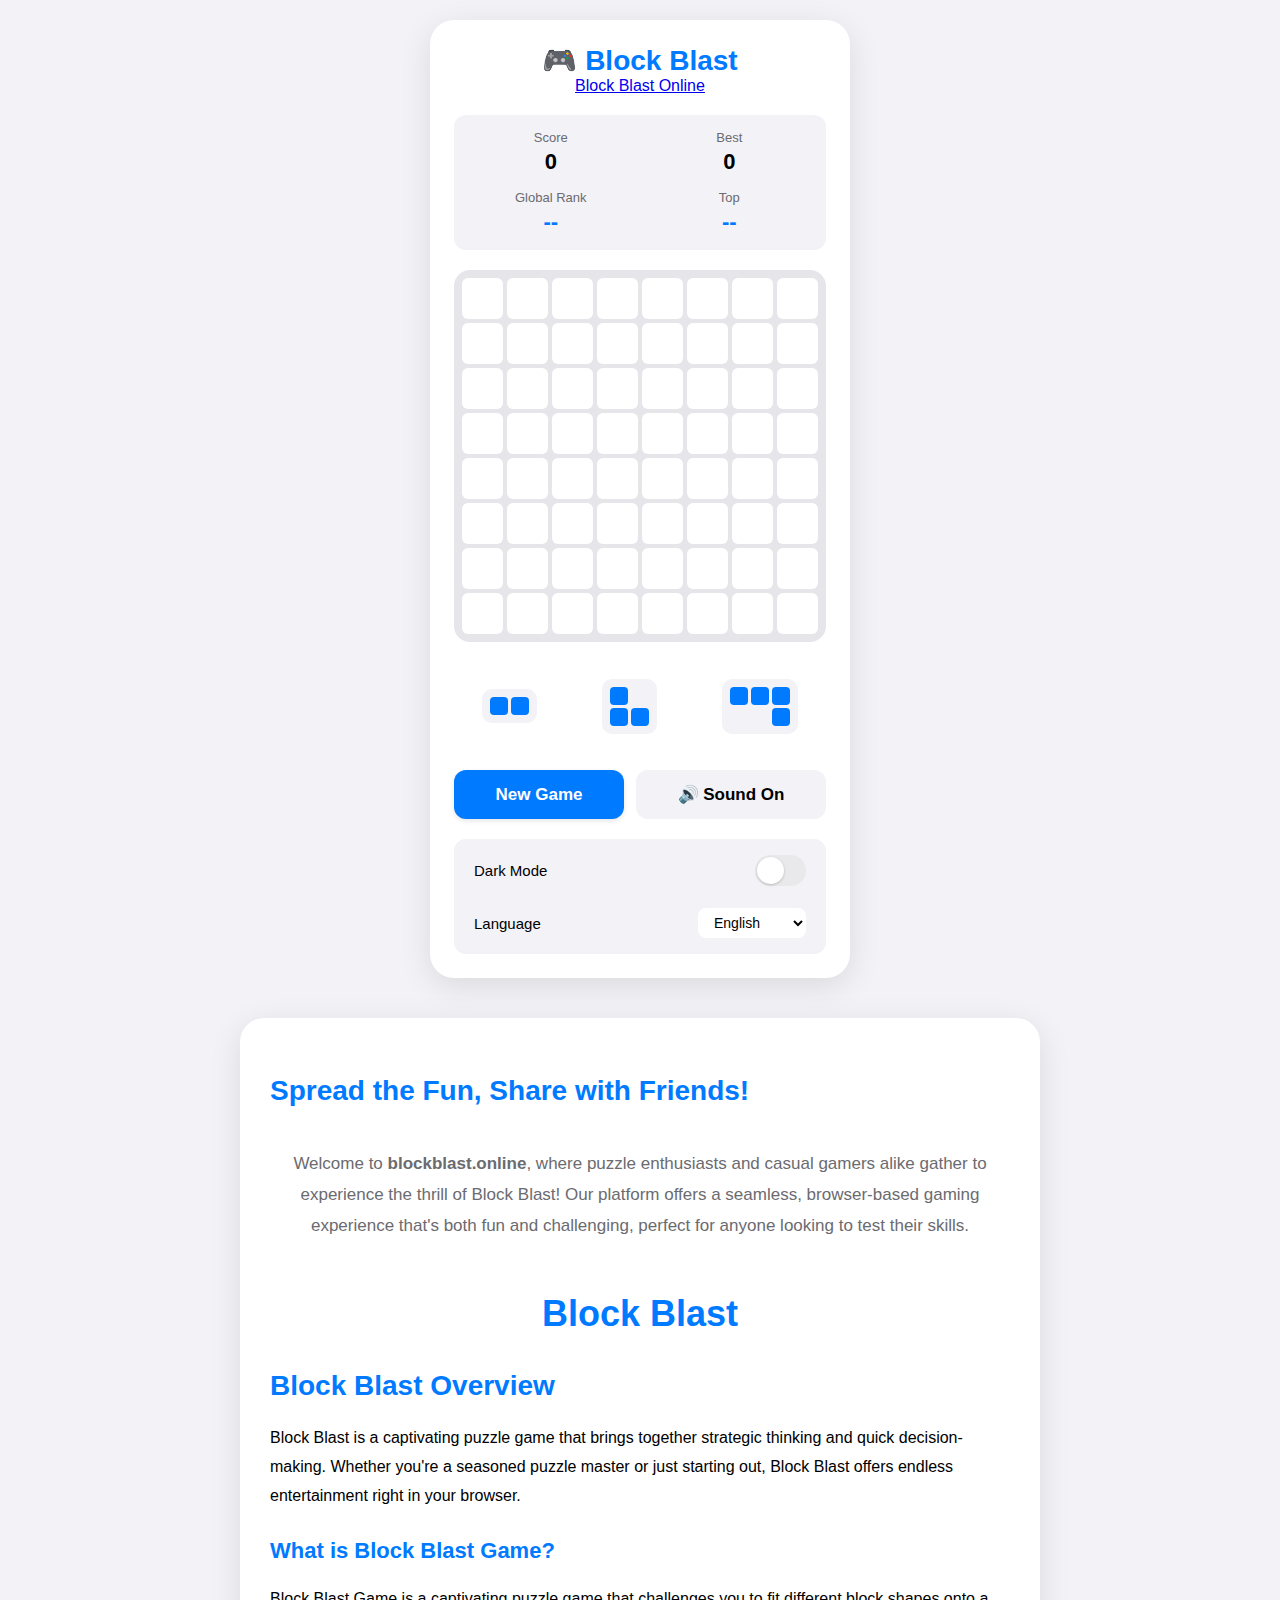
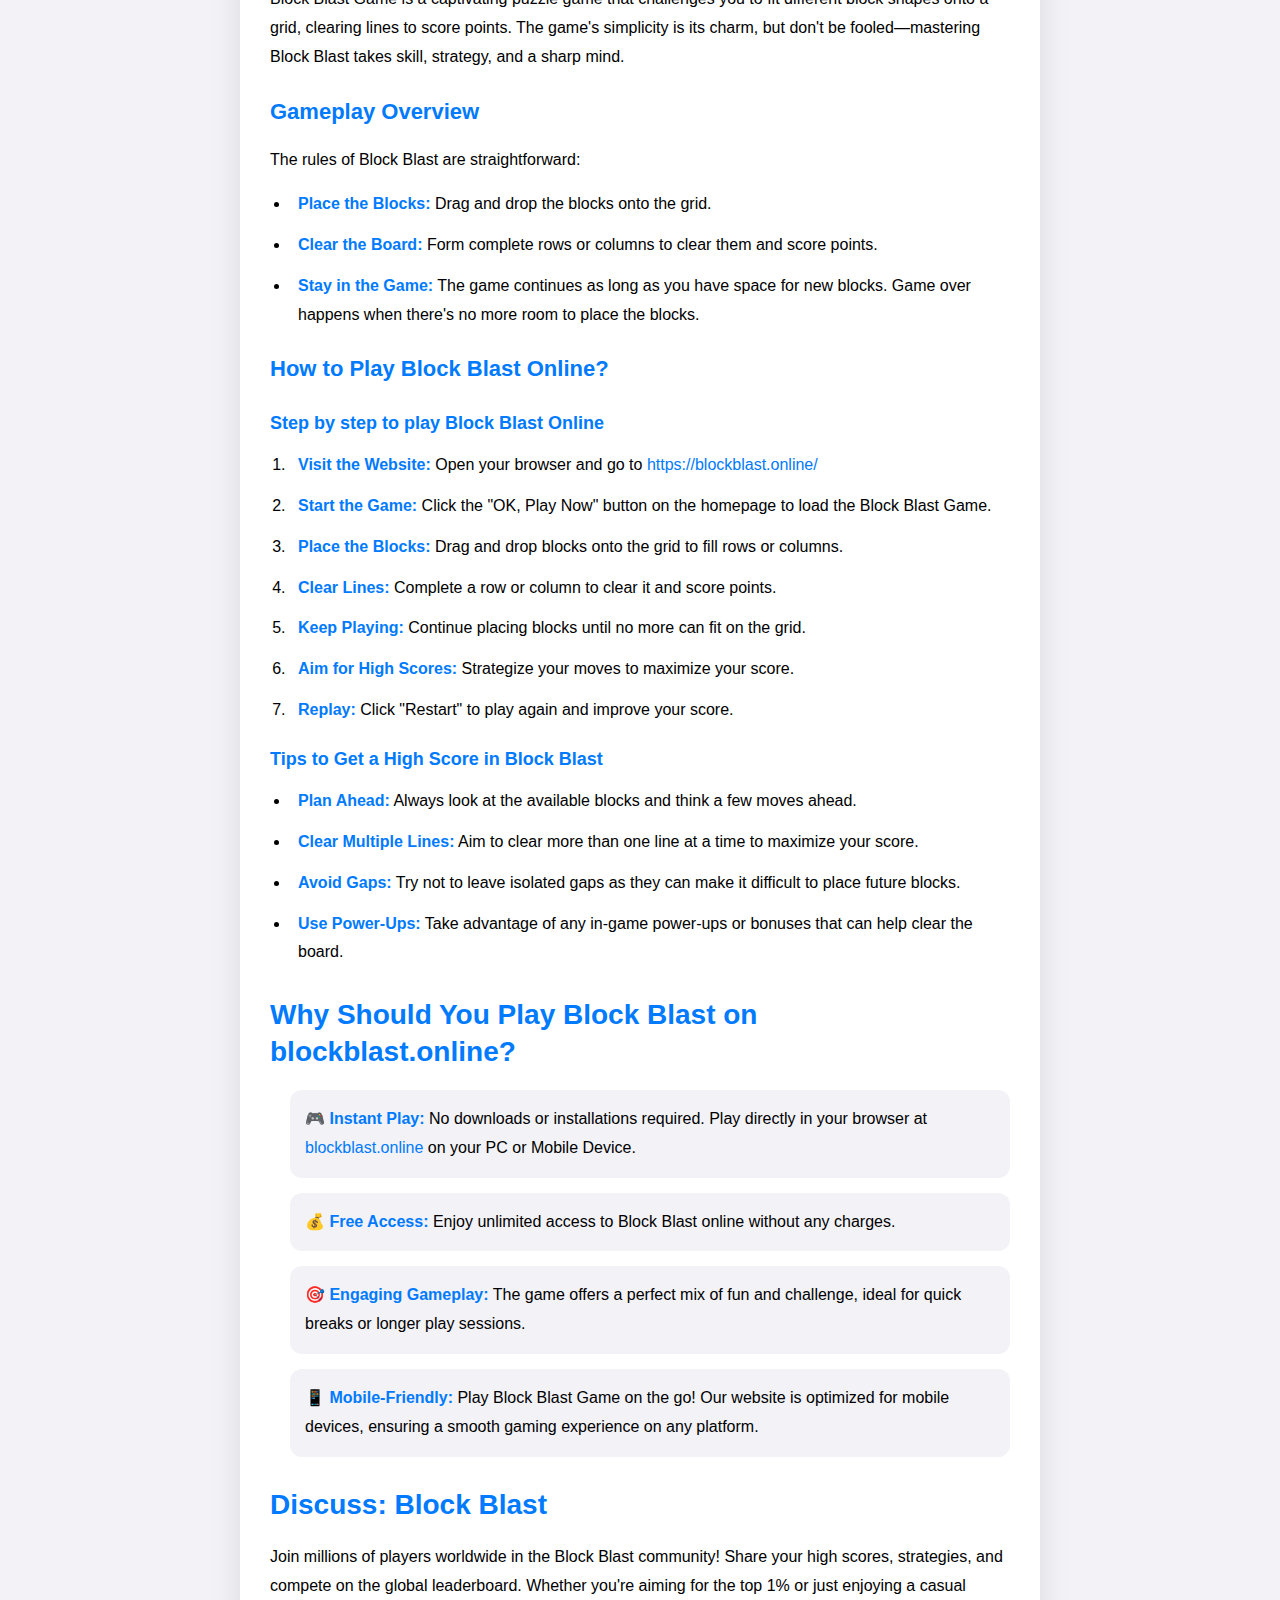
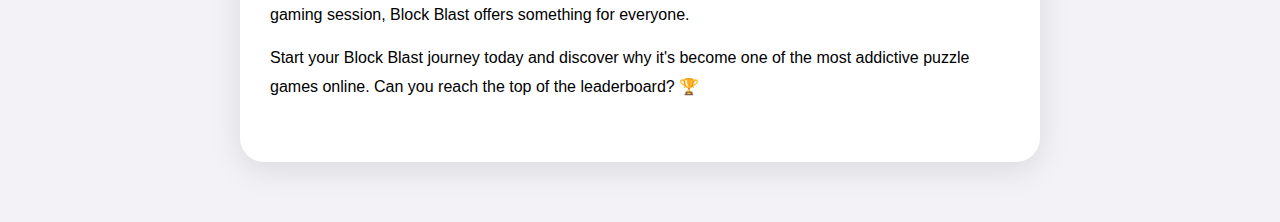
<file: index.html>
<!DOCTYPE html>
<html lang="zh-CN">
<head>
    <!-- Google tag (gtag.js) -->
    <script async src="https://www.googletagmanager.com/gtag/js?id=G-XC8X238Y04"></script>
    <script>
        window.dataLayer = window.dataLayer || [];
        function gtag(){dataLayer.push(arguments);}
        gtag('js', new Date());
        gtag('config', 'G-XC8X238Y04');
    </script>
    
    <meta charset="UTF-8">
    <meta name="viewport" content="width=device-width, initial-scale=1.0, user-scalable=no">
    <title>Block Blast 游戏 - 免费在线方块消除益智游戏 (Play Free Online)</title>
    <meta name="description" content="Play Block Blast online for free! A fun puzzle game to clear lines and challenge your brain. No download. 免费在线玩 Block Blast！有趣且令人上瘾的方块消除游戏。">
    <link rel="canonical" href="https://blockblast.online" />
    
    <link rel="icon" type="image/svg+xml" href="favicon.svg">
    <link rel="stylesheet" href="styles.css">
</head>
<body>
    <div class="game-container">
        <div class="header">
            <h1 data-lang-key="header">🎮 Block Blast</h1>
            <a class="variant-link" href="block-blast-online.html" data-lang-key="onlineLink">Block Blast Online</a>
        </div>

        <div class="score-board">
            <div class="score-item">
                <div class="score-label" data-lang-key="scoreLabel">分数</div>
                <div class="score-value" id="score">0</div>
            </div>
            <div class="score-item">
                <div class="score-label" data-lang-key="bestScoreLabel">最高分</div>
                <div class="score-value" id="best-score">0</div>
            </div>
            <div class="score-item">
                <div class="score-label" data-lang-key="rankLabel">全球排名</div>
                <div class="score-value" id="global-rank">--</div>
            </div>
            <div class="score-item">
                <div class="score-label" data-lang-key="percentileLabel">分位</div>
                <div class="score-value" id="percentile">--</div>
            </div>
        </div>

        <div class="game-board" id="game-board"></div>

        <div class="pieces-container" id="pieces-container"></div>

        <div class="buttons">
            <button class="btn-new-game" id="new-game-btn" data-lang-key="newGameBtn">新游戏</button>
            <button id="sound-btn">🔊 音效开</button>
        </div>
        
        <div class="settings">
            <div class="setting-row">
                <span class="setting-label" data-lang-key="themeLabel">深色主题</span>
                <label class="toggle-switch">
                    <input type="checkbox" id="theme-toggle">
                    <span class="slider"></span>
                </label>
            </div>
            <div class="setting-row">
                <span class="setting-label" data-lang-key="languageLabel">Language</span>
                <select id="lang-select" style="padding: 6px 12px; border-radius: 8px; border: none; background: var(--bg-cell); color: var(--text-primary); font-size: 14px; cursor: pointer; transition: all 0.2s;">
                    <option value="zh-CN">简体中文</option>
                    <option value="en">English</option>
                    <option value="es">Español</option>
                    <option value="fr">Français</option>
                    <option value="de">Deutsch</option>
                    <option value="ja">日本語</option>
                    <option value="ko">한국어</option>
                    <option value="pt">Português</option>
                    <option value="ru">Русский</option>
                    <option value="ar">العربية</option>
                </select>
            </div>
        </div>
    </div>

    <!-- SEO Content Section -->
    <article class="seo-content">
        <h2>Spread the Fun, Share with Friends!</h2>
        <p class="intro-text">
            Welcome to <strong>blockblast.online</strong>, where puzzle enthusiasts and casual gamers alike gather to experience the thrill of Block Blast! Our platform offers a seamless, browser-based gaming experience that's both fun and challenging, perfect for anyone looking to test their skills.
        </p>

        <h1>Block Blast</h1>
        
        <section class="content-section">
            <h2>Block Blast Overview</h2>
            <p>
                Block Blast is a captivating puzzle game that brings together strategic thinking and quick decision-making. Whether you're a seasoned puzzle master or just starting out, Block Blast offers endless entertainment right in your browser.
            </p>

            <h3>What is Block Blast Game?</h3>
            <p>
                Block Blast Game is a captivating puzzle game that challenges you to fit different block shapes onto a grid, clearing lines to score points. The game's simplicity is its charm, but don't be fooled—mastering Block Blast takes skill, strategy, and a sharp mind.
            </p>

            <h3>Gameplay Overview</h3>
            <p>The rules of Block Blast are straightforward:</p>
            <ul class="gameplay-list">
                <li><strong>Place the Blocks:</strong> Drag and drop the blocks onto the grid.</li>
                <li><strong>Clear the Board:</strong> Form complete rows or columns to clear them and score points.</li>
                <li><strong>Stay in the Game:</strong> The game continues as long as you have space for new blocks. Game over happens when there's no more room to place the blocks.</li>
            </ul>

            <h3>How to Play Block Blast Online?</h3>
            
            <h4>Step by step to play Block Blast Online</h4>
            <ol class="steps-list">
                <li><strong>Visit the Website:</strong> Open your browser and go to <a href="/" target="_blank" rel="noopener">https://blockblast.online/</a></li>
                <li><strong>Start the Game:</strong> Click the "OK, Play Now" button on the homepage to load the Block Blast Game.</li>
                <li><strong>Place the Blocks:</strong> Drag and drop blocks onto the grid to fill rows or columns.</li>
                <li><strong>Clear Lines:</strong> Complete a row or column to clear it and score points.</li>
                <li><strong>Keep Playing:</strong> Continue placing blocks until no more can fit on the grid.</li>
                <li><strong>Aim for High Scores:</strong> Strategize your moves to maximize your score.</li>
                <li><strong>Replay:</strong> Click "Restart" to play again and improve your score.</li>
            </ol>

            <h4>Tips to Get a High Score in Block Blast</h4>
            <ul class="tips-list">
                <li><strong>Plan Ahead:</strong> Always look at the available blocks and think a few moves ahead.</li>
                <li><strong>Clear Multiple Lines:</strong> Aim to clear more than one line at a time to maximize your score.</li>
                <li><strong>Avoid Gaps:</strong> Try not to leave isolated gaps as they can make it difficult to place future blocks.</li>
                <li><strong>Use Power-Ups:</strong> Take advantage of any in-game power-ups or bonuses that can help clear the board.</li>
            </ul>
        </section>

        <section class="content-section">
            <h2>Why Should You Play Block Blast on blockblast.online?</h2>
            <ul class="features-list">
                <li><strong>🎮 Instant Play:</strong> No downloads or installations required. Play directly in your browser at <a href="/" target="_blank" rel="noopener">blockblast.online</a> on your PC or Mobile Device.</li>
                <li><strong>💰 Free Access:</strong> Enjoy unlimited access to Block Blast online without any charges.</li>
                <li><strong>🎯 Engaging Gameplay:</strong> The game offers a perfect mix of fun and challenge, ideal for quick breaks or longer play sessions.</li>
                <li><strong>📱 Mobile-Friendly:</strong> Play Block Blast Game on the go! Our website is optimized for mobile devices, ensuring a smooth gaming experience on any platform.</li>
            </ul>
        </section>

        <section class="content-section">
            <h2>Discuss: Block Blast</h2>
            <p>
                Join millions of players worldwide in the Block Blast community! Share your high scores, strategies, and compete on the global leaderboard. Whether you're aiming for the top 1% or just enjoying a casual gaming session, Block Blast offers something for everyone.
            </p>
            <p>
                Start your Block Blast journey today and discover why it's become one of the most addictive puzzle games online. Can you reach the top of the leaderboard? 🏆
            </p>
        </section>
    </article>

    <div class="game-over" id="game-over">
        <div class="game-over-content">
            <h2 data-lang-key="gameOverTitle">游戏结束！</h2>
            <p><span data-lang-key="finalScoreLabel">最终分数</span>: <span id="final-score">0</span></p>
            <p class="rank-display" id="rank-display"></p>
            
            <div class="share-buttons">
                <button class="btn-share btn-twitter" id="share-twitter-btn">
                    <svg width="20" height="20" viewBox="0 0 24 24" fill="currentColor">
                        <path d="M18.244 2.25h3.308l-7.227 8.26 8.502 11.24H16.17l-5.214-6.817L4.99 21.75H1.68l7.73-8.835L1.254 2.25H8.08l4.713 6.231zm-1.161 17.52h1.833L7.084 4.126H5.117z"/>
                    </svg>
                    <span data-lang-key="shareTwitter">分享到 X</span>
                </button>
                <button class="btn-share btn-copy" id="copy-share-btn">
                    <svg width="20" height="20" viewBox="0 0 24 24" fill="none" stroke="currentColor" stroke-width="2">
                        <rect x="9" y="9" width="13" height="13" rx="2" ry="2"></rect>
                        <path d="M5 15H4a2 2 0 0 1-2-2V4a2 2 0 0 1 2-2h9a2 2 0 0 1 2 2v1"></path>
                    </svg>
                    <span data-lang-key="copyShare">复制分享文案</span>
                </button>
            </div>
            
            <button class="btn-new-game" id="try-again-btn" data-lang-key="tryAgainBtn">再来一局</button>
        </div>
    </div>

    <div class="combo-indicator" id="combo-indicator"></div>

    <script src="game.js"></script>
</body>
</html>
</file>
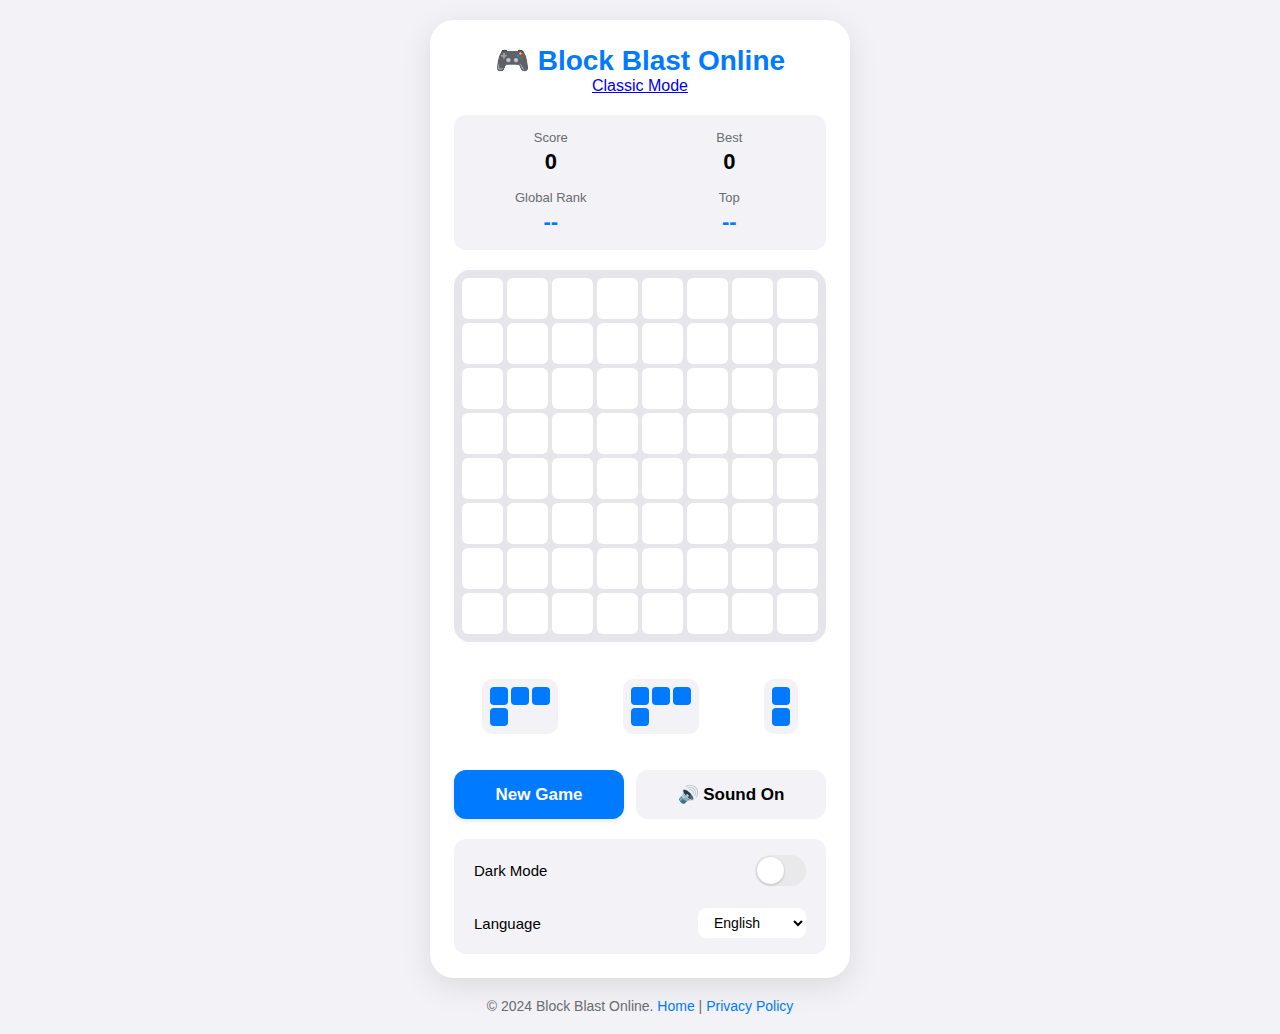
<file: block-blast-online.html>
<!DOCTYPE html>
<html lang="zh-CN">
<head>
    <!-- Google tag (gtag.js) -->
    <script async src="https://www.googletagmanager.com/gtag/js?id=G-XC8X238Y04"></script>
    <script>
        window.dataLayer = window.dataLayer || [];
        function gtag(){dataLayer.push(arguments);}
        gtag('js', new Date());
        gtag('config', 'G-XC8X238Y04');
    </script>
    
    <meta charset="UTF-8">
    <meta name="viewport" content="width=device-width, initial-scale=1.0, user-scalable=no">
    <title>Block Blast Online - Free Puzzle Game for Browser & Mobile</title>
    <meta name="description" content="Play Block Blast Online in your browser! Endless block puzzle fun, high scores, and challenges. Mobile-friendly and free.">
    <link rel="canonical" href="https://blockblast.online/block-blast-online.html" />
    
    <link rel="icon" type="image/svg+xml" href="favicon.svg">
    <link rel="stylesheet" href="styles.css">
</head>
<body class="variant-online" data-variant="online">
    <div class="game-container">
        <div class="header">
            <h1 data-lang-key="headerOnline">🎮 Block Blast Online</h1>
            <a class="variant-link" href="index.html" data-lang-key="classicLink">Classic Mode</a>
        </div>

        <div class="score-board">
            <div class="score-item">
                <div class="score-label" data-lang-key="scoreLabel">分数</div>
                <div class="score-value" id="score">0</div>
            </div>
            <div class="score-item">
                <div class="score-label" data-lang-key="bestScoreLabel">最高分</div>
                <div class="score-value" id="best-score">0</div>
            </div>
            <div class="score-item">
                <div class="score-label" data-lang-key="rankLabel">全球排名</div>
                <div class="score-value" id="global-rank">--</div>
            </div>
            <div class="score-item">
                <div class="score-label" data-lang-key="percentileLabel">分位</div>
                <div class="score-value" id="percentile">--</div>
            </div>
        </div>

        <div class="game-board" id="game-board"></div>

        <div class="pieces-container" id="pieces-container"></div>

        <div class="buttons">
            <button class="btn-new-game" id="new-game-btn" data-lang-key="newGameBtn">新游戏</button>
            <button id="sound-btn">🔊 音效开</button>
        </div>
        
        <div class="settings">
            <div class="setting-row">
                <span class="setting-label" data-lang-key="themeLabel">深色主题</span>
                <label class="toggle-switch">
                    <input type="checkbox" id="theme-toggle">
                    <span class="slider"></span>
                </label>
            </div>
            <div class="setting-row">
                <span class="setting-label" data-lang-key="languageLabel">Language</span>
                <select id="lang-select" style="padding: 6px 12px; border-radius: 8px; border: none; background: var(--bg-cell); color: var(--text-primary); font-size: 14px; cursor: pointer; transition: all 0.2s;">
                    <option value="zh-CN">简体中文</option>
                    <option value="en">English</option>
                    <option value="es">Español</option>
                    <option value="fr">Français</option>
                    <option value="de">Deutsch</option>
                    <option value="ja">日本語</option>
                    <option value="ko">한국어</option>
                    <option value="pt">Português</option>
                    <option value="ru">Русский</option>
                    <option value="ar">العربية</option>
                </select>
            </div>
        </div>
    </div>

    <footer style="text-align: center; margin-top: 20px; color: var(--text-secondary); font-size: 14px;">
        <p>
            &copy; 2024 Block Blast Online. 
            <a href="/" style="color: var(--accent-color); text-decoration: none;">Home</a> | 
            <a href="https://blockblast.online/privacy" style="color: var(--accent-color); text-decoration: none;">Privacy Policy</a>
        </p>
    </footer>

    <div class="game-over" id="game-over">
        <div class="game-over-content">
            <h2 data-lang-key="gameOverTitle">游戏结束！</h2>
            <p><span data-lang-key="finalScoreLabel">最终分数</span>: <span id="final-score">0</span></p>
            <p class="rank-display" id="rank-display"></p>
            
            <div class="share-buttons">
                <button class="btn-share btn-twitter" id="share-twitter-btn">
                    <svg width="20" height="20" viewBox="0 0 24 24" fill="currentColor">
                        <path d="M18.244 2.25h3.308l-7.227 8.26 8.502 11.24H16.17l-5.214-6.817L4.99 21.75H1.68l7.73-8.835L1.254 2.25H8.08l4.713 6.231zm-1.161 17.52h1.833L7.084 4.126H5.117z"/>
                    </svg>
                    <span data-lang-key="shareTwitter">分享到 X</span>
                </button>
                <button class="btn-share btn-copy" id="copy-share-btn">
                    <svg width="20" height="20" viewBox="0 0 24 24" fill="none" stroke="currentColor" stroke-width="2">
                        <rect x="9" y="9" width="13" height="13" rx="2" ry="2"></rect>
                        <path d="M5 15H4a2 2 0 0 1-2-2V4a2 2 0 0 1 2-2h9a2 2 0 0 1 2 2v1"></path>
                    </svg>
                    <span data-lang-key="copyShare">复制分享文案</span>
                </button>
            </div>
            
            <button class="btn-new-game" id="try-again-btn" data-lang-key="tryAgainBtn">再来一局</button>
        </div>
    </div>

    <div class="combo-indicator" id="combo-indicator"></div>

    <script src="game.js"></script>
</body>
</html>
</file>
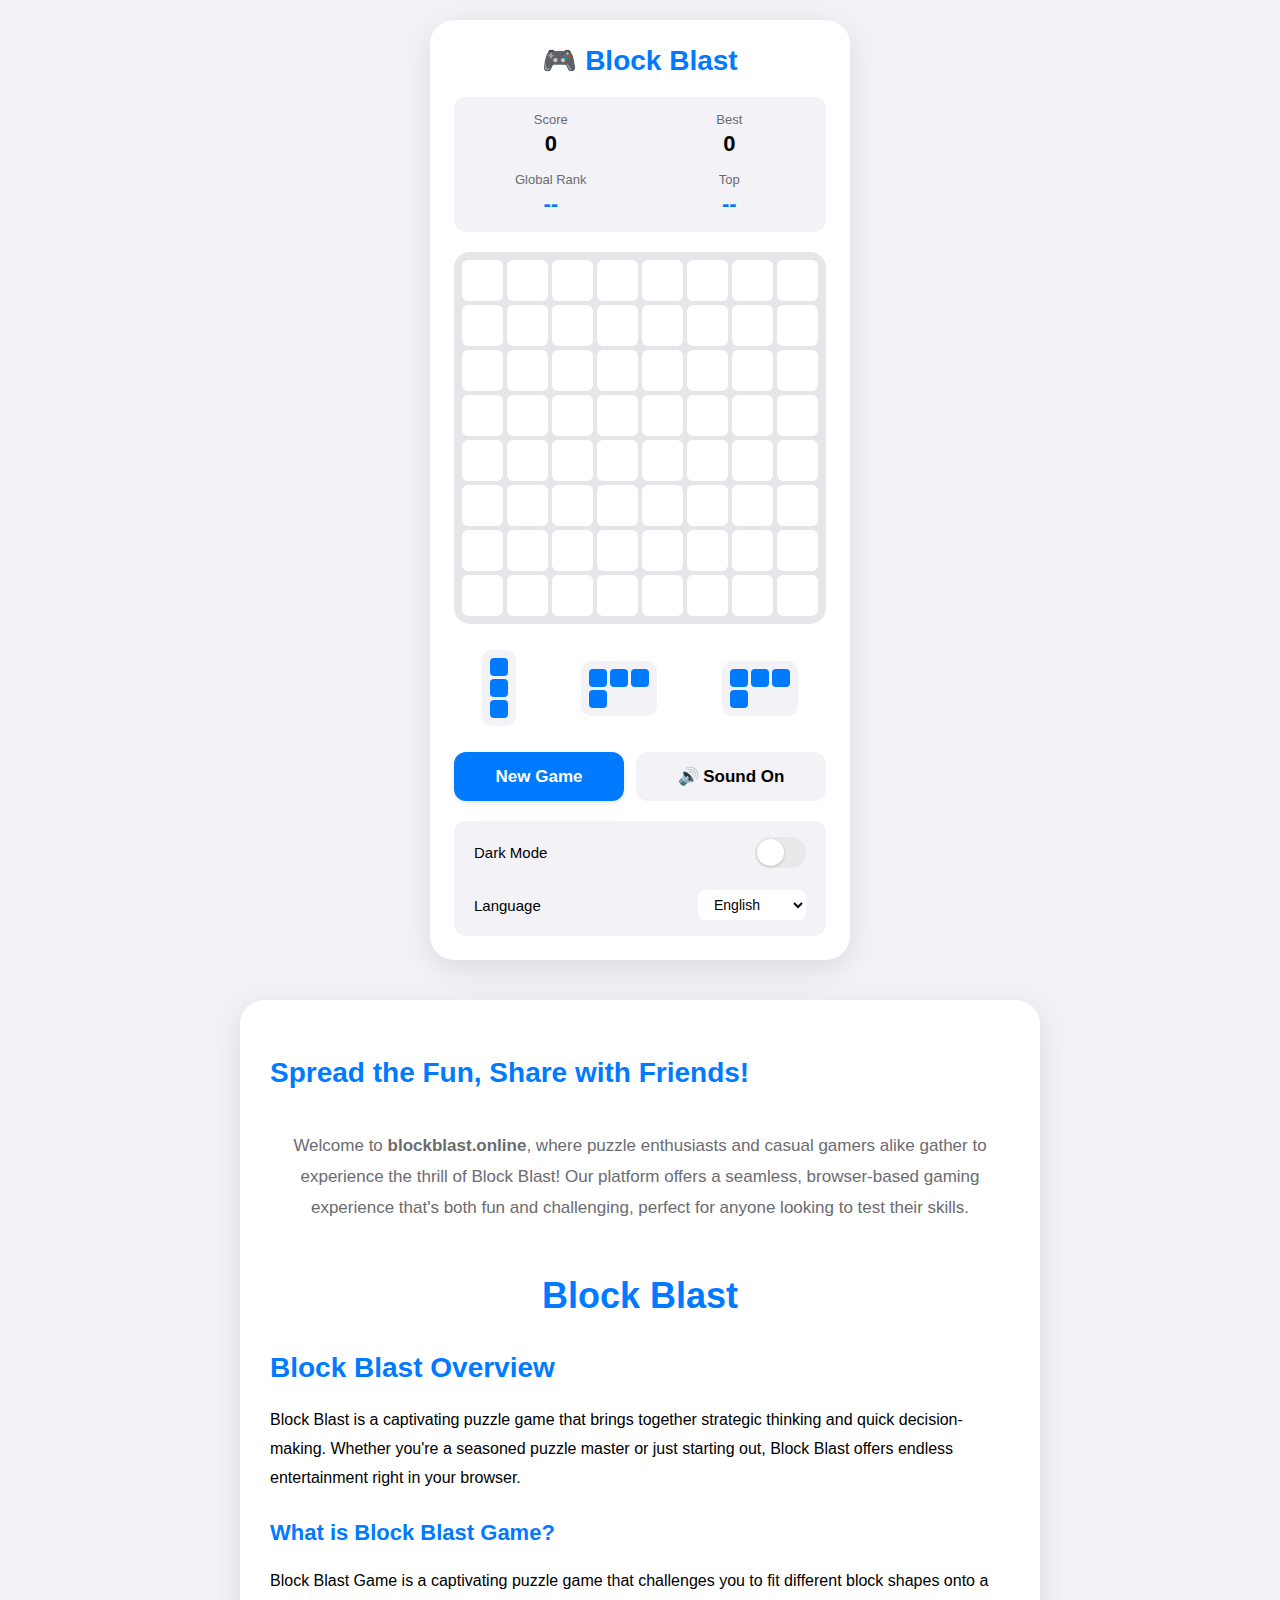
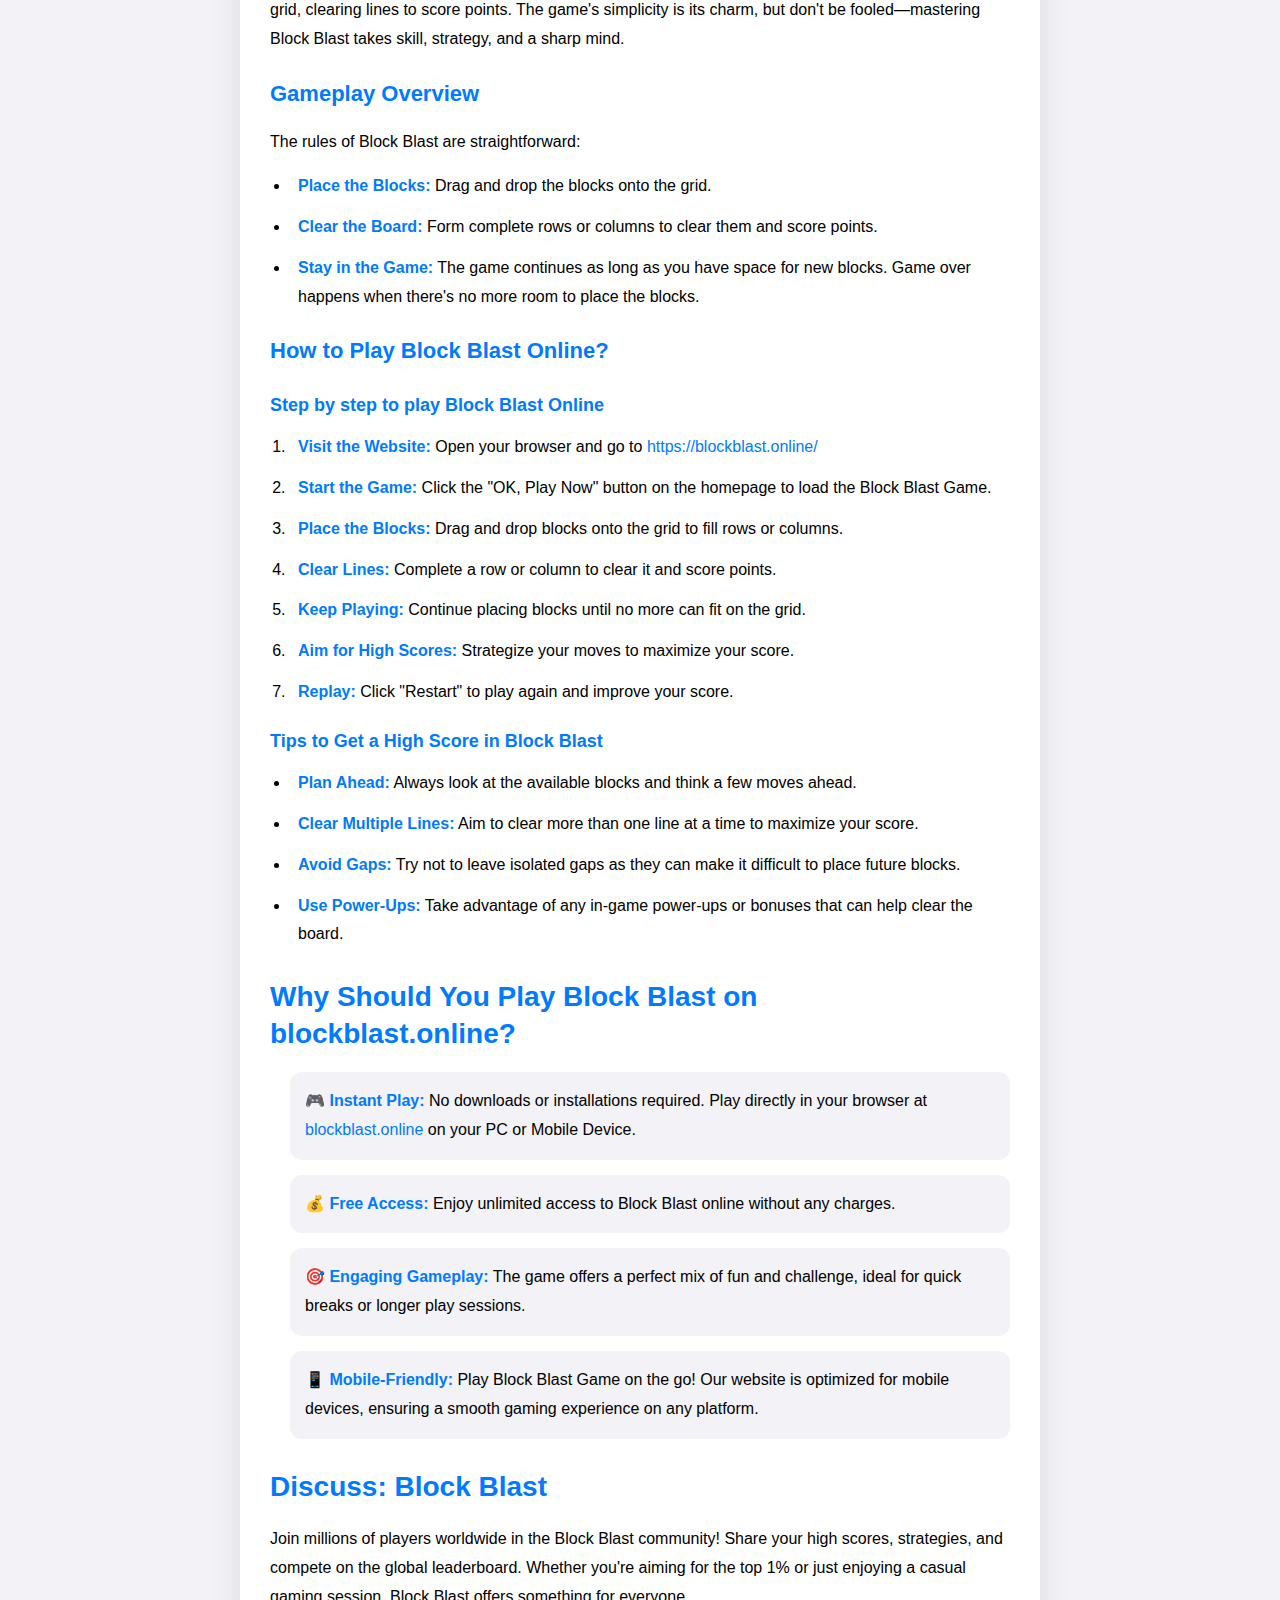
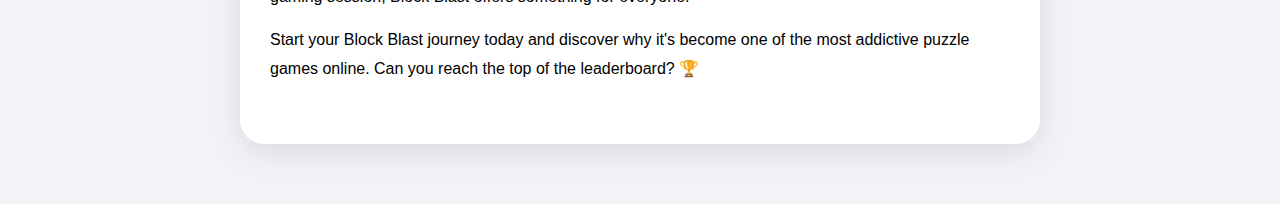
<file: index_old.html>
<!DOCTYPE html>
<html lang="zh-CN">
<head>
    <!-- Google tag (gtag.js) -->
<script async src="https://www.googletagmanager.com/gtag/js?id=G-XC8X238Y04"></script>
<script>
  window.dataLayer = window.dataLayer || [];
  function gtag(){dataLayer.push(arguments);}
  gtag('js', new Date());

  gtag('config', 'G-XC8X238Y04');
</script>
    <meta charset="UTF-8">
    <meta name="viewport" content="width=device-width, initial-scale=1.0, user-scalable=no">
    <title>Block Blast 游戏</title>
    <style>
        :root {
            /* Light Theme (Default) - iOS Style */
            --bg-main: #F2F2F7;
            --bg-container: #FFFFFF;
            --bg-board: #E5E5EA;
            --bg-cell: #FFFFFF;
            --bg-piece-wrapper: #F2F2F7;
            --bg-score-board: #F2F2F7;
            --bg-game-over: rgba(0, 0, 0, 0.4);

            --text-primary: #000000;
            --text-secondary: #6B6B70;
            --text-on-accent: #FFFFFF;
            --text-accent: #007AFF;
            
            --accent-color: #007AFF; /* iOS Blue */
            --accent-hover: #0056b3;
            --filled-cell-color: #007AFF;
            --filled-cell-shadow: none;
            --preview-color: rgba(0, 122, 255, 0.25);
            --invalid-color: rgba(255, 59, 48, 0.3); /* iOS Red */

            --shadow-color: rgba(0, 0, 0, 0.1);
            --container-shadow: 0 8px 32px var(--shadow-color);
            --button-shadow: 0 2px 5px var(--shadow-color);
            
            --toggle-bg-off: #E9E9EB;
            --toggle-bg-on: #34C759; /* iOS Green */
            --toggle-handle-color: #FFFFFF;
        }

        body.dark-theme {
            /* Dark Theme - Premium Black/White/Gray */
            --bg-main: #000000;
            --bg-container: #1C1C1E; /* iOS Dark Gray */
            --bg-board: #2C2C2E;
            --bg-cell: #3A3A3C;
            --bg-piece-wrapper: #2C2C2E;
            --bg-score-board: #2C2C2E;
            --bg-game-over: rgba(0, 0, 0, 0.7);

            --text-primary: #FFFFFF;
            --text-secondary: #8E8E93;
            --text-on-accent: #FFFFFF;
            --text-accent: #0A84FF;

            --accent-color: #0A84FF; /* iOS Blue (Dark) */
            --accent-hover: #409CFF;
            --filled-cell-color: #0A84FF;
            --filled-cell-shadow: none;
            --preview-color: rgba(10, 132, 255, 0.35);
            --invalid-color: rgba(255, 69, 58, 0.4); /* iOS Red (Dark) */

            --shadow-color: rgba(0, 0, 0, 0.5);
            --container-shadow: 0 8px 32px var(--shadow-color);
            --button-shadow: none;

            --toggle-bg-off: #2C2C2E;
            --toggle-bg-on: #30D158; /* iOS Green (Dark) */
            --toggle-handle-color: #FFFFFF;
        }

        * { margin: 0; padding: 0; box-sizing: border-box; }

        body {
            font-family: -apple-system, BlinkMacSystemFont, "Helvetica Neue", "Arial", sans-serif;
            background: var(--bg-main);
            color: var(--text-primary);
            display: flex;
            flex-direction: column;
            justify-content: center;
            align-items: center;
            min-height: 100vh;
            padding: 20px;
            transition: background 0.3s, color 0.3s;
            -webkit-font-smoothing: antialiased;
            -moz-osx-font-smoothing: grayscale;
        }

        .game-container {
            background: var(--bg-container);
            border-radius: 24px;
            padding: 24px;
            box-shadow: var(--container-shadow);
            max-width: 420px;
            width: 100%;
            transition: background 0.3s, box-shadow 0.3s;
        }

        .header { text-align: center; margin-bottom: 20px; }
        h1 { color: var(--text-accent); font-size: 28px; font-weight: 700; user-select: none; }

        .score-board {
            display: grid;
            grid-template-columns: repeat(2, 1fr);
            gap: 15px;
            margin-bottom: 20px;
            padding: 15px;
            background: var(--bg-score-board);
            border-radius: 12px;
            transition: background 0.3s;
        }
        .score-item { text-align: center; }
        .score-label { font-size: 13px; color: var(--text-secondary); margin-bottom: 4px; font-weight: 500; user-select: none; }
        .score-value { font-size: 22px; font-weight: 600; color: var(--text-primary); transition: color 0.3s; }
        #global-rank, #percentile { color: var(--accent-color); }

        .game-board {
            display: grid;
            grid-template-columns: repeat(8, 1fr);
            gap: 4px;
            background: var(--bg-board);
            padding: 8px;
            border-radius: 16px;
            margin: 0 auto 24px;
            aspect-ratio: 1;
            touch-action: none;
        }
        .cell { background: var(--bg-cell); border-radius: 6px; transition: all 0.2s; }
        .cell.filled { background: var(--filled-cell-color); box-shadow: var(--filled-cell-shadow); }
        .cell.preview { background: var(--preview-color); }
        .cell.invalid { background: var(--invalid-color); }
        .cell.clearing { animation: clearAnimation 0.5s ease-out; }

        @keyframes clearAnimation {
            0% { transform: scale(1); opacity: 1; }
            50% { transform: scale(1.2); background: #FFD60A; opacity: 0.8; }
            100% { transform: scale(0); opacity: 0; }
        }

        .pieces-container { display: flex; justify-content: space-around; gap: 10px; margin-bottom: 24px; min-height: 80px; align-items: center; }
        .piece-wrapper {
            padding: 8px;
            border-radius: 10px;
            cursor: grab;
            transition: all 0.2s ease-out;
            user-select: none;
            touch-action: none;
            display: inline-flex;
            align-items: center;
            justify-content: center;
            background: var(--bg-piece-wrapper);
        }
        .piece-wrapper:hover:not(.used) { transform: translateY(-5px); }
        .piece-wrapper:active:not(.used) { cursor: grabbing; transform: scale(1.1); }
        .piece-wrapper.dragging { opacity: 0.3; }
        .piece-wrapper.used { opacity: 0.3; pointer-events: none; }
        .piece { display: grid; gap: 3px; pointer-events: none; }
        .piece-cell { width: 18px; height: 18px; background: transparent; border-radius: 4px; }
        .piece-cell.filled { background: var(--filled-cell-color); }
        
        .drag-ghost { position: fixed; pointer-events: none; z-index: 1000; opacity: 0.95; left: 0; top: 0; padding: 8px; border-radius: 10px; background: var(--bg-container); box-shadow: 0 10px 30px rgba(0,0,0,0.3); }

        .buttons { display: flex; gap: 12px; justify-content: center; margin-bottom: 20px;}
        button { padding: 14px 20px; font-size: 17px; border: none; border-radius: 12px; cursor: pointer; font-weight: 600; transition: all 0.2s; flex-grow: 1; }
        .btn-new-game { background: var(--accent-color); color: var(--text-on-accent); box-shadow: var(--button-shadow); }
        .btn-new-game:hover { background: var(--accent-hover); }
        #sound-btn { background: var(--bg-score-board); color: var(--text-primary); }
        #sound-btn.muted { background: #FF3B30; color: white;}

        .settings { padding: 10px; background: var(--bg-score-board); border-radius: 12px; display: flex; flex-direction: column; gap: 10px; }
        .setting-row { display: flex; justify-content: space-between; align-items: center; padding: 6px 10px; }
        .setting-label { font-size: 15px; color: var(--text-primary); }
        .toggle-switch { position: relative; display: inline-block; width: 51px; height: 31px; }
        .toggle-switch input { opacity: 0; width: 0; height: 0; }
        .slider { position: absolute; cursor: pointer; top: 0; left: 0; right: 0; bottom: 0; background-color: var(--toggle-bg-off); transition: .3s; border-radius: 34px; }
        .slider:before { position: absolute; content: ""; height: 27px; width: 27px; left: 2px; bottom: 2px; background-color: var(--toggle-handle-color); transition: .3s; border-radius: 50%; box-shadow: 0 1px 3px rgba(0,0,0,0.2); }
        input:checked + .slider { background-color: var(--toggle-bg-on); }
        input:checked + .slider:before { transform: translateX(20px); }

        .game-over { display: none; position: fixed; top: 0; left: 0; width: 100%; height: 100%; background: var(--bg-game-over); justify-content: center; align-items: center; z-index: 1000; backdrop-filter: blur(5px); }
        .game-over-content { background: var(--bg-container); padding: 30px 40px; border-radius: 20px; text-align: center; animation: slideIn 0.4s cubic-bezier(0.25, 0.8, 0.25, 1); }
        @keyframes slideIn { from { transform: translateY(-50px) scale(0.9); opacity: 0; } to { transform: translateY(0) scale(1); opacity: 1; } }
        .game-over h2 { color: var(--text-accent); margin-bottom: 15px; font-size: 28px; }
        .game-over p { font-size: 20px; margin-bottom: 25px; color: var(--text-primary); }

        .combo-indicator { position: fixed; top: 25%; left: 50%; transform: translate(-50%, -50%); font-size: 48px; font-weight: bold; color: #FFD60A; text-shadow: 2px 2px 4px rgba(0, 0, 0, 0.5); pointer-events: none; animation: comboAnimation 1s ease-out; z-index: 999; display: none; }
        @keyframes comboAnimation { 0% { transform: translate(-50%, -50%) scale(0); opacity: 0; } 50% { transform: translate(-50%, -50%) scale(1.2); opacity: 1; } 100% { transform: translate(-五十%, -100%) scale(1); opacity: 0; } }

        @media (max-width: 400px) {
            .game-container { padding: 15px; }
            .game-container h1 { font-size: 24px; }
            .piece-cell { width: 16px; height: 16px; }
            .game-board { gap: 3px; padding: 5px; border-radius: 12px;}
            .score-value { font-size: 20px; }
        }

        /* SEO Content Styles */
        .seo-content {
            max-width: 800px;
            margin: 40px auto;
            padding: 30px;
            background: var(--bg-container);
            border-radius: 24px;
            box-shadow: var(--container-shadow);
            color: var(--text-primary);
            line-height: 1.8;
            transition: background 0.3s, box-shadow 0.3s, color 0.3s;
        }

        .seo-content h1 {
            color: var(--text-accent);
            font-size: 36px;
            font-weight: 700;
            margin: 30px 0;
            text-align: center;
            line-height: 1.3;
        }

        .seo-content h2 {
            color: var(--text-accent);
            font-size: 28px;
            font-weight: 700;
            margin: 25px 0 20px 0;
            line-height: 1.3;
        }

        .seo-content h3 {
            color: var(--text-accent);
            font-size: 22px;
            font-weight: 600;
            margin: 20px 0 15px 0;
        }

        .seo-content h4 {
            color: var(--accent-color);
            font-size: 18px;
            font-weight: 600;
            margin: 18px 0 12px 0;
        }

        .content-section {
            margin-bottom: 30px;
        }

        .content-section p {
            color: var(--text-primary);
            font-size: 16px;
            margin-bottom: 15px;
        }

        .intro-text {
            font-size: 17px;
            text-align: center;
            color: var(--text-secondary);
            padding: 20px 0;
        }

        .content-section ul,
        .content-section ol {
            margin-left: 20px;
            margin-bottom: 15px;
        }

        .content-section li {
            color: var(--text-primary);
            font-size: 16px;
            margin-bottom: 12px;
            padding-left: 8px;
        }

        .content-section li strong {
            color: var(--text-accent);
        }

        .content-section a {
            color: var(--accent-color);
            text-decoration: none;
            font-weight: 500;
            transition: color 0.2s;
        }

        .content-section a:hover {
            color: var(--accent-hover);
            text-decoration: underline;
        }

        .features-list {
            list-style: none;
            margin-left: 0;
            padding-left: 0;
        }

        .features-list li {
            background: var(--bg-score-board);
            padding: 15px;
            border-radius: 12px;
            margin-bottom: 15px;
            transition: transform 0.2s, background 0.3s;
        }

        .features-list li:hover {
            transform: translateX(5px);
        }

        @media (max-width: 768px) {
            .seo-content {
                margin: 20px;
                padding: 20px;
            }

            .seo-content h1 {
                font-size: 28px;
            }

            .seo-content h2 {
                font-size: 24px;
            }

            .seo-content h3 {
                font-size: 20px;
            }

             .seo-content h4 {
                font-size: 17px;
            }

            .content-section p,
            .content-section li {
                font-size: 15px;
            }
        }

        @media (max-width: 400px) {
            .seo-content {
                padding: 15px;
                margin: 15px;
            }

            .seo-content h1 {
                font-size: 24px;
            }

            .seo-content h2 {
                font-size: 22px;
            }

            .seo-content h3 {
                font-size: 18px;
            }

            .seo-content h4 {
                font-size: 16px;
            }
        }
    </style>
</head>
<body>
    <div class="game-container">
        <div class="header">
            <h1 data-lang-key="header">🎮 Block Blast</h1>
        </div>

        <div class="score-board">
            <div class="score-item">
                <div class="score-label" data-lang-key="scoreLabel">分数</div>
                <div class="score-value" id="score">0</div>
            </div>
            <div class="score-item">
                <div class="score-label" data-lang-key="bestScoreLabel">最高分</div>
                <div class="score-value" id="best-score">0</div>
            </div>
             <div class="score-item">
                <div class="score-label" data-lang-key="rankLabel">全球排名</div>
                <div class="score-value" id="global-rank">--</div>
            </div>
            <div class="score-item">
                <div class="score-label" data-lang-key="percentileLabel">分位</div>
                <div class="score-value" id="percentile">--</div>
            </div>
        </div>

        <div class="game-board" id="game-board"></div>

        <div class="pieces-container" id="pieces-container"></div>

        <div class="buttons">
            <button class="btn-new-game" id="new-game-btn" data-lang-key="newGameBtn">新游戏</button>
            <button id="sound-btn" onclick="toggleSound()">🔊 音效开</button>
        </div>
        
        <div class="settings">
            <div class="setting-row">
                <span class="setting-label" data-lang-key="themeLabel">深色主题</span>
                <label class="toggle-switch">
                    <input type="checkbox" id="theme-toggle">
                    <span class="slider"></span>
                </label>
            </div>
            <div class="setting-row">
                <span class="setting-label" data-lang-key="languageLabel">Language</span>
                <select id="lang-select" style="padding: 6px 12px; border-radius: 8px; border: none; background: var(--bg-cell); color: var(--text-primary); font-size: 14px; cursor: pointer; transition: all 0.2s;">
                    <option value="zh-CN">简体中文</option>
                    <option value="en">English</option>
                    <option value="es">Español</option>
                    <option value="fr">Français</option>
                    <option value="de">Deutsch</option>
                    <option value="ja">日本語</option>
                    <option value="ko">한국어</option>
                    <option value="pt">Português</option>
                    <option value="ru">Русский</option>
                    <option value="ar">العربية</option>
                </select>
            </div>
        </div>
    </div>

    <!-- SEO Content Section -->
    <article class="seo-content">
        <h2>Spread the Fun, Share with Friends!</h2>
        <p class="intro-text">
            Welcome to <strong>blockblast.online</strong>, where puzzle enthusiasts and casual gamers alike gather to experience the thrill of Block Blast! Our platform offers a seamless, browser-based gaming experience that's both fun and challenging, perfect for anyone looking to test their skills.
        </p>

        <h1>Block Blast</h1>
        
        <section class="content-section">
            <h2>Block Blast Overview</h2>
            <p>
                Block Blast is a captivating puzzle game that brings together strategic thinking and quick decision-making. Whether you're a seasoned puzzle master or just starting out, Block Blast offers endless entertainment right in your browser.
            </p>

            <h3>What is Block Blast Game?</h3>
            <p>
                Block Blast Game is a captivating puzzle game that challenges you to fit different block shapes onto a grid, clearing lines to score points. The game's simplicity is its charm, but don't be fooled—mastering Block Blast takes skill, strategy, and a sharp mind.
            </p>

            <h3>Gameplay Overview</h3>
            <p>The rules of Block Blast are straightforward:</p>
            <ul class="gameplay-list">
                <li><strong>Place the Blocks:</strong> Drag and drop the blocks onto the grid.</li>
                <li><strong>Clear the Board:</strong> Form complete rows or columns to clear them and score points.</li>
                <li><strong>Stay in the Game:</strong> The game continues as long as you have space for new blocks. Game over happens when there's no more room to place the blocks.</li>
            </ul>

            <h3>How to Play Block Blast Online?</h3>
            
            <h4>Step by step to play Block Blast Online</h4>
            <ol class="steps-list">
                <li><strong>Visit the Website:</strong> Open your browser and go to <a href="/" target="_blank" rel="noopener">https://blockblast.online/</a></li>
                <li><strong>Start the Game:</strong> Click the "OK, Play Now" button on the homepage to load the Block Blast Game.</li>
                <li><strong>Place the Blocks:</strong> Drag and drop blocks onto the grid to fill rows or columns.</li>
                <li><strong>Clear Lines:</strong> Complete a row or column to clear it and score points.</li>
                <li><strong>Keep Playing:</strong> Continue placing blocks until no more can fit on the grid.</li>
                <li><strong>Aim for High Scores:</strong> Strategize your moves to maximize your score.</li>
                <li><strong>Replay:</strong> Click "Restart" to play again and improve your score.</li>
            </ol>

            <h4>Tips to Get a High Score in Block Blast</h4>
            <ul class="tips-list">
                <li><strong>Plan Ahead:</strong> Always look at the available blocks and think a few moves ahead.</li>
                <li><strong>Clear Multiple Lines:</strong> Aim to clear more than one line at a time to maximize your score.</li>
                <li><strong>Avoid Gaps:</strong> Try not to leave isolated gaps as they can make it difficult to place future blocks.</li>
                <li><strong>Use Power-Ups:</strong> Take advantage of any in-game power-ups or bonuses that can help clear the board.</li>
            </ul>
        </section>

        <section class="content-section">
            <h2>Why Should You Play Block Blast on blockblast.online?</h2>
            <ul class="features-list">
                <li><strong>🎮 Instant Play:</strong> No downloads or installations required. Play directly in your browser at <a href="https://blockblast.online/" target="_blank" rel="noopener">blockblast.online</a> on your PC or Mobile Device.</li>
                <li><strong>💰 Free Access:</strong> Enjoy unlimited access to Block Blast online without any charges.</li>
                <li><strong>🎯 Engaging Gameplay:</strong> The game offers a perfect mix of fun and challenge, ideal for quick breaks or longer play sessions.</li>
                <li><strong>📱 Mobile-Friendly:</strong> Play Block Blast Game on the go! Our website is optimized for mobile devices, ensuring a smooth gaming experience on any platform.</li>
            </ul>
        </section>

        <section class="content-section">
            <h2>Discuss: Block Blast</h2>
            <p>
                Join millions of players worldwide in the Block Blast community! Share your high scores, strategies, and compete on the global leaderboard. Whether you're aiming for the top 1% or just enjoying a casual gaming session, Block Blast offers something for everyone.
            </p>
            <p>
                Start your Block Blast journey today and discover why it's become one of the most addictive puzzle games online. Can you reach the top of the leaderboard? 🏆
            </p>
        </section>
    </article>

    <div class="game-over" id="game-over">
        <div class="game-over-content">
            <h2 data-lang-key="gameOverTitle">游戏结束！</h2>
            <p><span data-lang-key="finalScoreLabel">最终分数</span>: <span id="final-score">0</span></p>
            <button class="btn-new-game" id="try-again-btn" data-lang-key="tryAgainBtn">再来一局</button>
        </div>
    </div>

    <div class="combo-indicator" id="combo-indicator"></div>

    <script>
        const BOARD_SIZE = 8;
        let board = [];
        let score = 0;
        let bestScore = localStorage.getItem('blockBlastBestScore') || 0;
        let currentPieces = [];
        let selectedPiece = null;
        let previewCells = [];
        let isDragging = false;
        let dragGhost = null;
        let soundEnabled = true;
        
        // --- Internationalization (i18n) ---
        const translations = {
            'zh-CN': { 'title': 'Block Blast 游戏', 'header': '🎮 Block Blast', 'scoreLabel': '分数', 'bestScoreLabel': '最高分', 'rankLabel': '全球排名', 'percentileLabel': '分位', 'newGameBtn': '新游戏', 'soundOn': '🔊 音效开', 'soundOff': '🔇 音效关', 'gameOverTitle': '游戏结束！', 'finalScoreLabel': '最终分数', 'tryAgainBtn': '再来一局', 'comboText': 'x 连击! 🎉', 'themeLabel': '深色主题', 'languageLabel': 'Language' },
            'en': { 'title': 'Block Blast Game', 'header': '🎮 Block Blast', 'scoreLabel': 'Score', 'bestScoreLabel': 'Best', 'rankLabel': 'Global Rank', 'percentileLabel': 'Top', 'newGameBtn': 'New Game', 'soundOn': '🔊 Sound On', 'soundOff': '🔇 Sound Off', 'gameOverTitle': 'Game Over!', 'finalScoreLabel': 'Final Score', 'tryAgainBtn': 'Play Again', 'comboText': 'x COMBO! 🎉', 'themeLabel': 'Dark Mode', 'languageLabel': 'Language' },
            'es': { 'title': 'Juego Block Blast', 'header': '🎮 Block Blast', 'scoreLabel': 'Puntuación', 'bestScoreLabel': 'Mejor', 'rankLabel': 'Ranking Global', 'percentileLabel': 'Top', 'newGameBtn': 'Nuevo Juego', 'soundOn': '🔊 Sonido On', 'soundOff': '🔇 Sonido Off', 'gameOverTitle': '¡Juego Terminado!', 'finalScoreLabel': 'Puntuación Final', 'tryAgainBtn': 'Jugar de Nuevo', 'comboText': 'x COMBO! 🎉', 'themeLabel': 'Modo Oscuro', 'languageLabel': 'Idioma' },
            'fr': { 'title': 'Jeu Block Blast', 'header': '🎮 Block Blast', 'scoreLabel': 'Score', 'bestScoreLabel': 'Meilleur', 'rankLabel': 'Classement Mondial', 'percentileLabel': 'Top', 'newGameBtn': 'Nouveau Jeu', 'soundOn': '🔊 Son On', 'soundOff': '🔇 Son Off', 'gameOverTitle': 'Jeu Terminé!', 'finalScoreLabel': 'Score Final', 'tryAgainBtn': 'Rejouer', 'comboText': 'x COMBO! 🎉', 'themeLabel': 'Mode Sombre', 'languageLabel': 'Langue' },
            'de': { 'title': 'Block Blast Spiel', 'header': '🎮 Block Blast', 'scoreLabel': 'Punktzahl', 'bestScoreLabel': 'Beste', 'rankLabel': 'Weltweiter Rang', 'percentileLabel': 'Top', 'newGameBtn': 'Neues Spiel', 'soundOn': '🔊 Ton An', 'soundOff': '🔇 Ton Aus', 'gameOverTitle': 'Spiel Vorbei!', 'finalScoreLabel': 'Endpunktzahl', 'tryAgainBtn': 'Nochmal Spielen', 'comboText': 'x COMBO! 🎉', 'themeLabel': 'Dunkler Modus', 'languageLabel': 'Sprache' },
            'ja': { 'title': 'Block Blast ゲーム', 'header': '🎮 Block Blast', 'scoreLabel': 'スコア', 'bestScoreLabel': 'ベスト', 'rankLabel': '世界ランキング', 'percentileLabel': 'トップ', 'newGameBtn': '新しいゲーム', 'soundOn': '🔊 サウンド オン', 'soundOff': '🔇 サウンド オフ', 'gameOverTitle': 'ゲームオーバー！', 'finalScoreLabel': '最終スコア', 'tryAgainBtn': 'もう一度プレイ', 'comboText': 'x コンボ! 🎉', 'themeLabel': 'ダークモード', 'languageLabel': '言語' },
            'ko': { 'title': 'Block Blast 게임', 'header': '🎮 Block Blast', 'scoreLabel': '점수', 'bestScoreLabel': '최고', 'rankLabel': '글로벌 순위', 'percentileLabel': '상위', 'newGameBtn': '새 게임', 'soundOn': '🔊 사운드 켜기', 'soundOff': '🔇 사운드 끄기', 'gameOverTitle': '게임 오버!', 'finalScoreLabel': '최종 점수', 'tryAgainBtn': '다시 플레이', 'comboText': 'x 콤보! 🎉', 'themeLabel': '다크 모드', 'languageLabel': '언어' },
            'pt': { 'title': 'Jogo Block Blast', 'header': '🎮 Block Blast', 'scoreLabel': 'Pontuação', 'bestScoreLabel': 'Melhor', 'rankLabel': 'Ranking Global', 'percentileLabel': 'Top', 'newGameBtn': 'Novo Jogo', 'soundOn': '🔊 Som Ligado', 'soundOff': '🔇 Som Desligado', 'gameOverTitle': 'Jogo Acabou!', 'finalScoreLabel': 'Pontuação Final', 'tryAgainBtn': 'Jogar Novamente', 'comboText': 'x COMBO! 🎉', 'themeLabel': 'Modo Escuro', 'languageLabel': 'Idioma' },
            'ru': { 'title': 'Игра Block Blast', 'header': '🎮 Block Blast', 'scoreLabel': 'Счёт', 'bestScoreLabel': 'Лучший', 'rankLabel': 'Мировой Рейтинг', 'percentileLabel': 'Топ', 'newGameBtn': 'Новая Игра', 'soundOn': '🔊 Звук Вкл', 'soundOff': '🔇 Звук Выкл', 'gameOverTitle': 'Игра Окончена!', 'finalScoreLabel': 'Финальный Счёт', 'tryAgainBtn': 'Играть Снова', 'comboText': 'x КОМБО! 🎉', 'themeLabel': 'Тёмный Режим', 'languageLabel': 'Язык' },
            'ar': { 'title': 'لعبة Block Blast', 'header': '🎮 Block Blast', 'scoreLabel': 'النقاط', 'bestScoreLabel': 'الأفضل', 'rankLabel': 'الترتيب العالمي', 'percentileLabel': 'الأعلى', 'newGameBtn': 'لعبة جديدة', 'soundOn': '🔊 الصوت مفعل', 'soundOff': '🔇 الصوت مغلق', 'gameOverTitle': 'انتهت اللعبة!', 'finalScoreLabel': 'النقاط النهائية', 'tryAgainBtn': 'العب مرة أخرى', 'comboText': 'x كومبو! 🎉', 'themeLabel': 'الوضع الداكن', 'languageLabel': 'اللغة' }
        };
        
        const languageNames = {
            'zh-CN': '简体中文',
            'en': 'English',
            'es': 'Español',
            'fr': 'Français',
            'de': 'Deutsch',
            'ja': '日本語',
            'ko': '한국어',
            'pt': 'Português',
            'ru': 'Русский',
            'ar': 'العربية'
        };
        
        let currentLang = detectBrowserLanguage();

        // --- Ranking Simulation ---
        const GLOBAL_PLAYERS = 10000000;
        const TOP_SCORE_ESTIMATE = 45000; // Target score for top ranks, making it difficult
        const DIFFICULTY_EXPONENT = 2.8; // Higher value = harder to rank up
        const rankEl = document.getElementById('global-rank');
        const percentileEl = document.getElementById('percentile');

        // DOM Elements
        const soundBtn = document.getElementById('sound-btn');
        const themeToggle = document.getElementById('theme-toggle');
        const langSelect = document.getElementById('lang-select');
        const newGameBtn = document.getElementById('new-game-btn');
        const tryAgainBtn = document.getElementById('try-again-btn');

        // Audio
        let audioContext;
        try {
            audioContext = new (window.AudioContext || window.webkitAudioContext)();
        } catch(e) {
            console.error('Web Audio API is not supported in this browser.');
        }

        const PIECE_SHAPES = [ [[1]], [[1, 1]], [[1], [1]], [[1, 1, 1]], [[1], [1], [1]], [[1, 1], [1, 1]], [[1, 1, 1], [1, 0, 0]], [[1, 1, 1], [0, 0, 1]], [[1, 0], [1, 1]], [[1, 1, 1, 1]], [[1], [1], [1], [1]], [[0, 1, 0], [1, 1, 1]] ];
        
        function detectBrowserLanguage() {
            const browserLang = navigator.language || navigator.userLanguage;
            const langCode = browserLang.toLowerCase();
            
            // Check exact match
            if (translations[browserLang]) return browserLang;
            if (translations[langCode]) return langCode;
            
            // Check base language (e.g., 'zh' from 'zh-TW')
            const baseLang = langCode.split('-')[0];
            
            // Map common language codes
            const langMap = {
                'zh': 'zh-CN',
                'zh-cn': 'zh-CN',
                'zh-tw': 'zh-CN',
                'zh-hk': 'zh-CN',
                'en': 'en',
                'es': 'es',
                'fr': 'fr',
                'de': 'de',
                'ja': 'ja',
                'ko': 'ko',
                'pt': 'pt',
                'ru': 'ru',
                'ar': 'ar'
            };
            
            return langMap[langCode] || langMap[baseLang] || 'en';
        }
        
        function playSound(frequency, duration, type = 'sine') {
            if (!soundEnabled || !audioContext) return;
            const oscillator = audioContext.createOscillator();
            const gainNode = audioContext.createGain();
            oscillator.connect(gainNode);
            gainNode.connect(audioContext.destination);
            oscillator.frequency.value = frequency;
            oscillator.type = type;
            gainNode.gain.setValueAtTime(audioContext.currentTime, 0);
            gainNode.gain.linearRampToValueAtTime(0.3, audioContext.currentTime + 0.01);
            gainNode.gain.exponentialRampToValueAtTime(0.001, audioContext.currentTime + duration);
            oscillator.start(audioContext.currentTime);
            oscillator.stop(audioContext.currentTime + duration);
        }

        function playPlaceSound() { playSound(440, 0.1); }
        function playClearSound() { playSound(660, 0.15); setTimeout(() => playSound(880, 0.15), 80); }
        function playErrorSound() { playSound(220, 0.2, 'square'); }
        function playComboSound(combo) { for (let i = 0; i < combo; i++) { setTimeout(() => { playSound(800 + i * 150, 0.12); }, i * 80); } }

        function setLanguage(lang) {
            // Migrate old 'zh' to 'zh-CN'
            if (lang === 'zh') lang = 'zh-CN';
            
            if (!translations[lang]) lang = 'en';
            
            currentLang = lang;
            localStorage.setItem('blockBlastLang', lang);
            langSelect.value = lang;
            
            // Set HTML lang attribute
            const htmlLangMap = {
                'zh-CN': 'zh-CN',
                'en': 'en',
                'es': 'es',
                'fr': 'fr',
                'de': 'de',
                'ja': 'ja',
                'ko': 'ko',
                'pt': 'pt',
                'ru': 'ru',
                'ar': 'ar'
            };
            document.documentElement.lang = htmlLangMap[lang] || 'en';
            
            // Apply RTL for Arabic
            if (lang === 'ar') {
                document.documentElement.dir = 'rtl';
            } else {
                document.documentElement.dir = 'ltr';
            }
            
            document.querySelectorAll('[data-lang-key]').forEach(el => {
                const key = el.dataset.langKey;
                if (translations[lang][key]) el.textContent = translations[lang][key];
            });

            document.title = translations[lang].title;
            updateSoundButtonText();
            updateGlobalRank();
        }
        
        function updateSoundButtonText() {
            soundBtn.textContent = soundEnabled ? translations[currentLang].soundOn : translations[currentLang].soundOff;
            soundBtn.classList.toggle('muted', !soundEnabled);
        }

        function toggleSound() {
            soundEnabled = !soundEnabled;
            localStorage.setItem('blockBlastSound', soundEnabled);
            updateSoundButtonText();
        }
        
        function toggleTheme() {
            document.body.classList.toggle('dark-theme');
            localStorage.setItem('blockBlastTheme', document.body.classList.contains('dark-theme') ? 'dark' : 'light');
        }

        function initGame() {
            board = Array(BOARD_SIZE).fill().map(() => Array(BOARD_SIZE).fill(0));
            score = 0;
            document.getElementById('best-score').textContent = bestScore;
            
            loadSettings();
            
            updateScore();
            updateGlobalRank();
            renderBoard();
            generateNewPieces();
        }

        function loadSettings() {
            const savedTheme = localStorage.getItem('blockBlastTheme');
            if (savedTheme === 'dark') {
                document.body.classList.add('dark-theme');
                themeToggle.checked = true;
            } else {
                document.body.classList.remove('dark-theme');
                themeToggle.checked = false;
            }

            const savedLang = localStorage.getItem('blockBlastLang');
            if (savedLang) {
                setLanguage(savedLang);
            } else {
                // First time, use browser language
                setLanguage(detectBrowserLanguage());
            }

            const savedSound = localStorage.getItem('blockBlastSound');
            soundEnabled = savedSound === null ? true : savedSound === 'true';
            updateSoundButtonText();
        }

        function renderBoard() {
            const boardElement = document.getElementById('game-board');
            boardElement.innerHTML = '';
            for (let i = 0; i < BOARD_SIZE; i++) {
                for (let j = 0; j < BOARD_SIZE; j++) {
                    const cell = document.createElement('div');
                    cell.className = 'cell';
                    if (board[i][j]) cell.classList.add('filled');
                    cell.dataset.row = i; cell.dataset.col = j;
                    boardElement.appendChild(cell);
                }
            }
        }

        function createPieceDOM(shape) {
            const piece = document.createElement('div');
            piece.className = 'piece';
            piece.style.gridTemplateColumns = `repeat(${shape[0].length}, 1fr)`;
            shape.forEach(row => row.forEach(cell => {
                const cellDiv = document.createElement('div');
                cellDiv.className = 'piece-cell';
                if (cell) cellDiv.classList.add('filled');
                piece.appendChild(cellDiv);
            }));
            return piece;
        }

        function generateNewPieces() {
            currentPieces = [];
            const piecesContainer = document.getElementById('pieces-container');
            piecesContainer.innerHTML = '';
            for (let i = 0; i < 3; i++) {
                const shape = PIECE_SHAPES[Math.floor(Math.random() * PIECE_SHAPES.length)];
                currentPieces.push({ shape, used: false, id: i });
                const wrapper = document.createElement('div');
                wrapper.className = 'piece-wrapper';
                wrapper.dataset.id = i;
                wrapper.addEventListener('mousedown', (e) => startDrag(e, i));
                wrapper.addEventListener('touchstart', (e) => startDrag(e, i), { passive: false });
                wrapper.appendChild(createPieceDOM(shape));
                piecesContainer.appendChild(wrapper);
            }
        }

        function startDrag(e, pieceId) {
            if (currentPieces[pieceId].used) return;
            e.preventDefault();
            isDragging = true;
            selectedPiece = pieceId;
            const wrapper = document.querySelector(`[data-id="${pieceId}"]`);
            wrapper.classList.add('dragging');
            dragGhost = document.createElement('div');
            dragGhost.className = 'drag-ghost';
            dragGhost.appendChild(createPieceDOM(currentPieces[pieceId].shape));
            document.body.appendChild(dragGhost);
            document.addEventListener('mousemove', onDragMove); document.addEventListener('touchmove', onDragMove, { passive: false });
            document.addEventListener('mouseup', onDragEnd); document.addEventListener('touchend', onDragEnd);
            const clientX = e.type === 'touchstart' ? e.touches[0].clientX : e.clientX;
            const clientY = e.type === 'touchstart' ? e.touches[0].clientY : e.clientY;
            updateDragGhostPosition(clientX, clientY);
        }

        function updateDragGhostPosition(clientX, clientY) {
            if (!dragGhost) return;
            const rect = dragGhost.getBoundingClientRect();
            dragGhost.style.transform = `translate(${(clientX - rect.width / 2)}px, ${(clientY - rect.height / 2)}px)`;
        }

        function onDragMove(e) {
            if (!isDragging) return;
            e.preventDefault();
            const clientX = e.type === 'touchmove' ? e.touches[0].clientX : e.clientX;
            const clientY = e.type === 'touchmove' ? e.touches[0].clientY : e.clientY;
            updateDragGhostPosition(clientX, clientY);
            dragGhost.style.display = 'none';
            const cell = document.elementsFromPoint(clientX, clientY).find(el => el.classList.contains('cell'));
            dragGhost.style.display = 'block';
            clearPreview();
            if (cell) showPreview(parseInt(cell.dataset.row), parseInt(cell.dataset.col));
        }

        function onDragEnd(e) {
            if (!isDragging) return;
            const clientX = e.type === 'touchend' ? e.changedTouches[0].clientX : e.clientX;
            const clientY = e.type === 'touchend' ? e.changedTouches[0].clientY : e.clientY;
            dragGhost.style.display = 'none';
            const cell = document.elementsFromPoint(clientX, clientY).find(el => el.classList.contains('cell'));
            if (cell) placePiece(parseInt(cell.dataset.row), parseInt(cell.dataset.col));
            else playErrorSound();

            const wrapper = document.querySelector(`[data-id="${selectedPiece}"]`);
            if (wrapper) wrapper.classList.remove('dragging');
            if (dragGhost) dragGhost.remove();
            dragGhost = null;
            clearPreview();
            isDragging = false; selectedPiece = null;
            document.removeEventListener('mousemove', onDragMove); document.removeEventListener('touchmove', onDragMove);
            document.removeEventListener('mouseup', onDragEnd); document.removeEventListener('touchend', onDragEnd);
        }

        function showPreview(row, col) {
            clearPreview();
            if (selectedPiece === null) return;
            const shape = currentPieces[selectedPiece].shape;
            const valid = canPlacePiece(row, col, shape);
            previewCells = [];
            for (let i = 0; i < shape.length; i++) for (let j = 0; j < shape[i].length; j++) if (shape[i][j]) {
                const r = row + i, c = col + j;
                if (r < BOARD_SIZE && c < BOARD_SIZE) {
                    const cell = document.querySelector(`[data-row="${r}"][data-col="${c}"]`);
                    if (cell) { cell.classList.add(valid ? 'preview' : 'invalid'); previewCells.push(cell); }
                }
            }
        }

        function clearPreview() { previewCells.forEach(cell => cell.classList.remove('preview', 'invalid')); previewCells = []; }

        function canPlacePiece(row, col, shape) {
            for (let i = 0; i < shape.length; i++) for (let j = 0; j < shape[i].length; j++) if (shape[i][j]) {
                const r = row + i, c = col + j;
                if (r >= BOARD_SIZE || c >= BOARD_SIZE || board[r][c]) return false;
            }
            return true;
        }

        function placePiece(row, col) {
            const shape = currentPieces[selectedPiece].shape;
            if (!canPlacePiece(row, col, shape)) { playErrorSound(); return; }
            playPlaceSound();
            for (let i = 0; i < shape.length; i++) for (let j = 0; j < shape[i].length; j++) if (shape[i][j]) board[row + i][col + j] = 1;

            currentPieces[selectedPiece].used = true;
            document.querySelector(`[data-id="${selectedPiece}"]`).classList.add('used');
            score += shape.flat().filter(x => x).length;
            updateScore();
            renderBoard();
            selectedPiece = null; clearPreview();
            
            setTimeout(() => {
                const linesCleared = clearLines();
                if (linesCleared > 0) {
                    playClearSound();
                    if (linesCleared > 1) { playComboSound(linesCleared); showCombo(linesCleared); }
                    score += linesCleared * 100 + (linesCleared - 1) * 50; // Combo bonus
                    updateScore();
                }
                if (currentPieces.every(p => p.used)) setTimeout(() => generateNewPieces(), 200);
                setTimeout(() => { if (!hasValidMoves()) gameOver(); }, 300);
            }, 100);
        }

        function clearLines() {
            let linesToClear = { rows: [], cols: [] };
            for(let i=0; i<BOARD_SIZE; i++) {
                if(board[i].every(cell => cell === 1)) linesToClear.rows.push(i);
                if(board.every(row => row[i] === 1)) linesToClear.cols.push(i);
            }
            
            const cellsToClear = new Set();
            linesToClear.rows.forEach(i => { for(let j=0; j<BOARD_SIZE; j++) cellsToClear.add(`${i},${j}`); });
            linesToClear.cols.forEach(j => { for(let i=0; i<BOARD_SIZE; i++) cellsToClear.add(`${i},${j}`); });

            cellsToClear.forEach(pos => {
                const [i, j] = pos.split(',');
                document.querySelector(`[data-row="${i}"][data-col="${j}"]`)?.classList.add('clearing');
            });

            if (cellsToClear.size > 0) setTimeout(() => {
                cellsToClear.forEach(pos => { const [i, j] = pos.split(','); board[i][j] = 0; });
                renderBoard();
            }, 450);

            return linesToClear.rows.length + linesToClear.cols.length;
        }

        function showCombo(combo) {
            const indicator = document.getElementById('combo-indicator');
            indicator.textContent = `${combo}${translations[currentLang].comboText}`;
            indicator.style.display = 'block';
            setTimeout(() => { indicator.style.display = 'none'; }, 1000);
        }

        function hasValidMoves() {
            const availablePieces = currentPieces.filter(p => !p.used);
            if (availablePieces.length === 0) return true; // Will generate new pieces
            for (let piece of availablePieces) {
                for (let i = 0; i < BOARD_SIZE; i++) for (let j = 0; j < BOARD_SIZE; j++) {
                    if (canPlacePiece(i, j, piece.shape)) return true;
                }
            }
            return false;
        }

        function updateScore() {
            document.getElementById('score').textContent = score;
            if (score > bestScore) {
                bestScore = score;
                localStorage.setItem('blockBlastBestScore', bestScore);
                document.getElementById('best-score').textContent = bestScore;
                updateGlobalRank();
            }
        }

        function updateGlobalRank() {
            if (bestScore == 0) {
                rankEl.textContent = '--';
                percentileEl.textContent = '--';
                return;
            }
            const scoreRatio = Math.min(bestScore / TOP_SCORE_ESTIMATE, 1.0);
            const rank = Math.max(1, Math.floor(GLOBAL_PLAYERS * (1 - Math.pow(scoreRatio, DIFFICULTY_EXPONENT))));
            const percentile = ((GLOBAL_PLAYERS - rank) / GLOBAL_PLAYERS) * 100;

            // Format rank with locale
            const localeMap = {
                'zh-CN': 'zh-CN',
                'en': 'en-US',
                'es': 'es-ES',
                'fr': 'fr-FR',
                'de': 'de-DE',
                'ja': 'ja-JP',
                'ko': 'ko-KR',
                'pt': 'pt-BR',
                'ru': 'ru-RU',
                'ar': 'ar-SA'
            };
            rankEl.textContent = `#${rank.toLocaleString(localeMap[currentLang] || 'en-US')}`;
            
            const topPercent = 100 - percentile;
            const percentText = topPercent < 0.01 ? '0.01' : topPercent.toFixed(2);
            
            // Add prefix for Chinese only
            if (currentLang === 'zh-CN') {
                percentileEl.textContent = `前${percentText}%`;
            } else {
                percentileEl.textContent = `${percentText}%`;
            }
        }
        
        function gameOver() {
            document.getElementById('final-score').textContent = score;
            document.getElementById('game-over').style.display = 'flex';
            playSound(300, 0.4, 'sawtooth');
            setTimeout(()=>playSound(200, 0.5, 'sawtooth'), 100);
        }

        function newGame() {
            document.getElementById('game-over').style.display = 'none';
            initGame();
        }
        
        // Event Listeners
        themeToggle.addEventListener('change', toggleTheme);
        langSelect.addEventListener('change', (e) => setLanguage(e.target.value));
        newGameBtn.addEventListener('click', newGame);
        tryAgainBtn.addEventListener('click', newGame);

        // First Load
        initGame();
    </script>
</body>
</html>
</file>
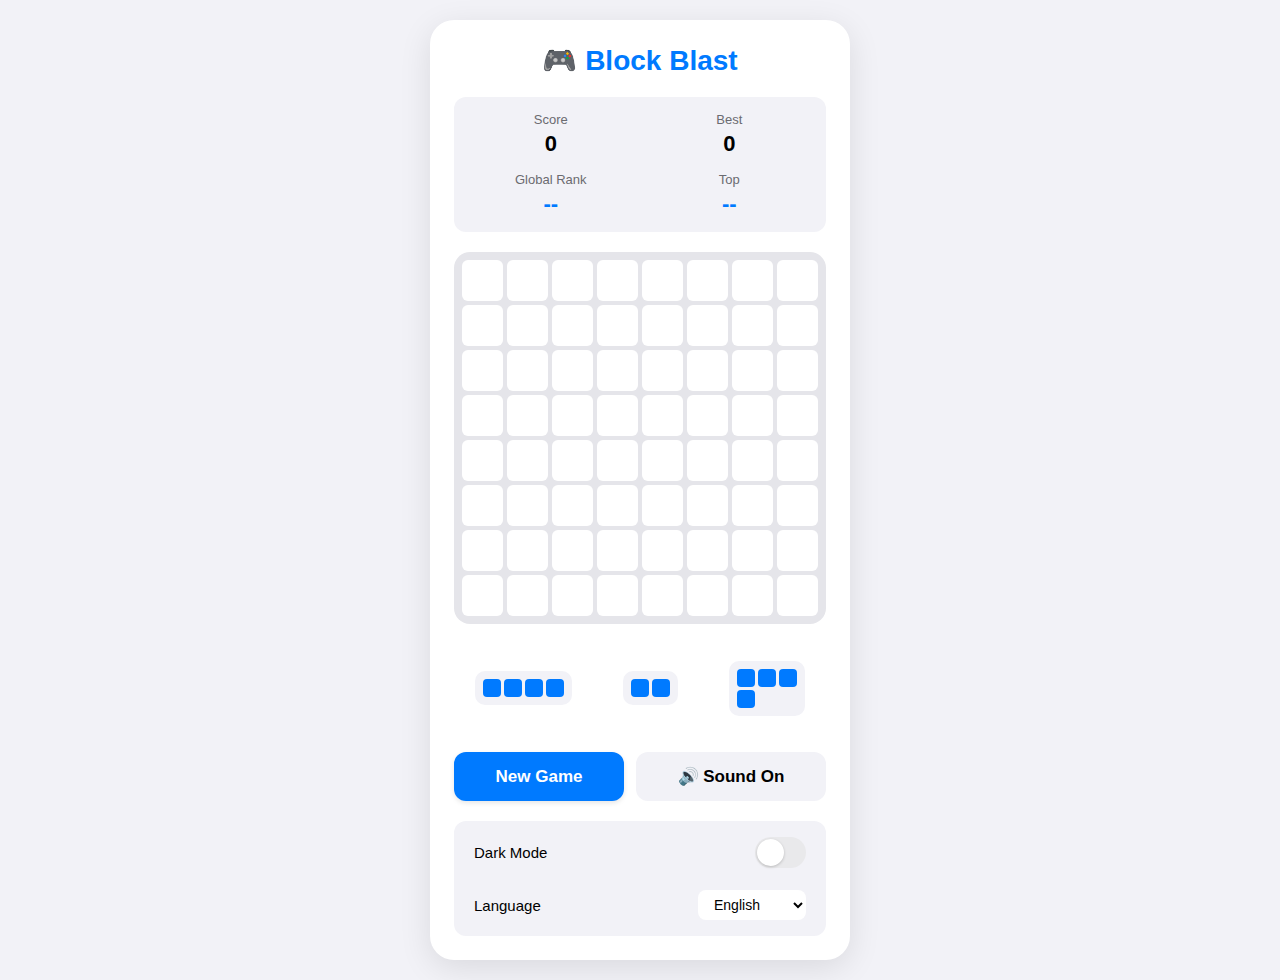
<file: test.html>
<!DOCTYPE html>
<html lang="zh-CN">
<head>
    <meta charset="UTF-8">
    <meta name="viewport" content="width=device-width, initial-scale=1.0">
    <title>Block Blast - 测试页面</title>
    <link rel="stylesheet" href="styles.css">
</head>
<body>
    <div class="game-container">
        <div class="header">
            <h1 data-lang-key="header">🎮 Block Blast</h1>
        </div>

        <div class="score-board">
            <div class="score-item">
                <div class="score-label" data-lang-key="scoreLabel">分数</div>
                <div class="score-value" id="score">0</div>
            </div>
            <div class="score-item">
                <div class="score-label" data-lang-key="bestScoreLabel">最高分</div>
                <div class="score-value" id="best-score">0</div>
            </div>
            <div class="score-item">
                <div class="score-label" data-lang-key="rankLabel">全球排名</div>
                <div class="score-value" id="global-rank">--</div>
            </div>
            <div class="score-item">
                <div class="score-label" data-lang-key="percentileLabel">分位</div>
                <div class="score-value" id="percentile">--</div>
            </div>
        </div>

        <div class="game-board" id="game-board"></div>

        <div class="pieces-container" id="pieces-container"></div>

        <div class="buttons">
            <button class="btn-new-game" id="new-game-btn" data-lang-key="newGameBtn">新游戏</button>
            <button id="sound-btn">🔊 音效开</button>
        </div>
        
        <div class="settings">
            <div class="setting-row">
                <span class="setting-label" data-lang-key="themeLabel">深色主题</span>
                <label class="toggle-switch">
                    <input type="checkbox" id="theme-toggle">
                    <span class="slider"></span>
                </label>
            </div>
            <div class="setting-row">
                <span class="setting-label" data-lang-key="languageLabel">Language</span>
                <select id="lang-select" style="padding: 6px 12px; border-radius: 8px; border: none; background: var(--bg-cell); color: var(--text-primary); font-size: 14px; cursor: pointer; transition: all 0.2s;">
                    <option value="zh-CN">简体中文</option>
                    <option value="en">English</option>
                    <option value="es">Español</option>
                    <option value="fr">Français</option>
                    <option value="de">Deutsch</option>
                    <option value="ja">日本語</option>
                    <option value="ko">한국어</option>
                    <option value="pt">Português</option>
                    <option value="ru">Русский</option>
                    <option value="ar">العربية</option>
                </select>
            </div>
        </div>
    </div>

    <div class="game-over" id="game-over">
        <div class="game-over-content">
            <h2 data-lang-key="gameOverTitle">游戏结束！</h2>
            <p><span data-lang-key="finalScoreLabel">最终分数</span>: <span id="final-score">0</span></p>
            <p class="rank-display" id="rank-display"></p>
            
            <div class="share-buttons">
                <button class="btn-share btn-twitter" id="share-twitter-btn">
                    <svg width="20" height="20" viewBox="0 0 24 24" fill="currentColor">
                        <path d="M18.244 2.25h3.308l-7.227 8.26 8.502 11.24H16.17l-5.214-6.817L4.99 21.75H1.68l7.73-8.835L1.254 2.25H8.08l4.713 6.231zm-1.161 17.52h1.833L7.084 4.126H5.117z"/>
                    </svg>
                    <span data-lang-key="shareTwitter">分享到 X</span>
                </button>
                <button class="btn-share btn-copy" id="copy-share-btn">
                    <svg width="20" height="20" viewBox="0 0 24 24" fill="none" stroke="currentColor" stroke-width="2">
                        <rect x="9" y="9" width="13" height="13" rx="2" ry="2"></rect>
                        <path d="M5 15H4a2 2 0 0 1-2-2V4a2 2 0 0 1 2-2h9a2 2 0 0 1 2 2v1"></path>
                    </svg>
                    <span data-lang-key="copyShare">复制分享文案</span>
                </button>
            </div>
            
            <button class="btn-new-game" id="try-again-btn" data-lang-key="tryAgainBtn">再来一局</button>
        </div>
    </div>

    <div class="combo-indicator" id="combo-indicator"></div>

    <script src="game.js"></script>
    <script>
        // 测试脚本
        console.log('✓ 游戏初始化成功');
        console.log('✓ DOM 缓存对象:', typeof DOM !== 'undefined' ? '已创建' : '未创建');
        console.log('✓ 语言映射表:', typeof LOCALE_MAP !== 'undefined' ? '已创建' : '未创建');
        console.log('✓ 当前语言:', currentLang);
        console.log('✓ 最佳分数:', bestScore);
    </script>
</body>
</html>
</file>
<file: styles.css>
:root {
    /* Light Theme (Default) - iOS Style */
    --bg-main: #F2F2F7;
    --bg-container: #FFFFFF;
    --bg-board: #E5E5EA;
    --bg-cell: #FFFFFF;
    --bg-piece-wrapper: #F2F2F7;
    --bg-score-board: #F2F2F7;
    --bg-game-over: rgba(0, 0, 0, 0.4);

    --text-primary: #000000;
    --text-secondary: #6B6B70;
    --text-on-accent: #FFFFFF;
    --text-accent: #007AFF;
    
    --accent-color: #007AFF; /* iOS Blue */
    --accent-hover: #0056b3;
    --filled-cell-color: #007AFF;
    --filled-cell-shadow: none;
    --preview-color: rgba(0, 122, 255, 0.25);
    --invalid-color: rgba(255, 59, 48, 0.3); /* iOS Red */

    --shadow-color: rgba(0, 0, 0, 0.1);
    --container-shadow: 0 8px 32px var(--shadow-color);
    --button-shadow: 0 2px 5px var(--shadow-color);
    
    --toggle-bg-off: #E9E9EB;
    --toggle-bg-on: #34C759; /* iOS Green */
    --toggle-handle-color: #FFFFFF;
}

body.dark-theme {
    /* Dark Theme - Premium Black/White/Gray */
    --bg-main: #000000;
    --bg-container: #1C1C1E; /* iOS Dark Gray */
    --bg-board: #2C2C2E;
    --bg-cell: #3A3A3C;
    --bg-piece-wrapper: #2C2C2E;
    --bg-score-board: #2C2C2E;
    --bg-game-over: rgba(0, 0, 0, 0.7);

    --text-primary: #FFFFFF;
    --text-secondary: #8E8E93;
    --text-on-accent: #FFFFFF;
    --text-accent: #0A84FF;

    --accent-color: #0A84FF; /* iOS Blue (Dark) */
    --accent-hover: #409CFF;
    --filled-cell-color: #0A84FF;
    --filled-cell-shadow: none;
    --preview-color: rgba(10, 132, 255, 0.35);
    --invalid-color: rgba(255, 69, 58, 0.4); /* iOS Red (Dark) */

    --shadow-color: rgba(0, 0, 0, 0.5);
    --container-shadow: 0 8px 32px var(--shadow-color);
    --button-shadow: none;

    --toggle-bg-off: #2C2C2E;
    --toggle-bg-on: #30D158; /* iOS Green (Dark) */
    --toggle-handle-color: #FFFFFF;
}

* { margin: 0; padding: 0; box-sizing: border-box; }

body {
    font-family: -apple-system, BlinkMacSystemFont, "Helvetica Neue", "Arial", sans-serif;
    background: var(--bg-main);
    color: var(--text-primary);
    display: flex;
    flex-direction: column;
    justify-content: center;
    align-items: center;
    min-height: 100vh;
    padding: 20px;
    transition: background 0.3s, color 0.3s;
    -webkit-font-smoothing: antialiased;
    -moz-osx-font-smoothing: grayscale;
}

.game-container {
    background: var(--bg-container);
    border-radius: 24px;
    padding: 24px;
    box-shadow: var(--container-shadow);
    max-width: 420px;
    width: 100%;
    transition: background 0.3s, box-shadow 0.3s;
}

.header { text-align: center; margin-bottom: 20px; }
h1 { color: var(--text-accent); font-size: 28px; font-weight: 700; user-select: none; }

.score-board {
    display: grid;
    grid-template-columns: repeat(2, 1fr);
    gap: 15px;
    margin-bottom: 20px;
    padding: 15px;
    background: var(--bg-score-board);
    border-radius: 12px;
    transition: background 0.3s;
}
.score-item { text-align: center; }
.score-label { font-size: 13px; color: var(--text-secondary); margin-bottom: 4px; font-weight: 500; user-select: none; }
.score-value { font-size: 22px; font-weight: 600; color: var(--text-primary); transition: color 0.3s; }
#global-rank, #percentile { color: var(--accent-color); }

.game-board {
    display: grid;
    grid-template-columns: repeat(8, 1fr);
    gap: 4px;
    background: var(--bg-board);
    padding: 8px;
    border-radius: 16px;
    margin: 0 auto 24px;
    aspect-ratio: 1;
    touch-action: none;
}
.cell { background: var(--bg-cell); border-radius: 6px; transition: all 0.2s; }
.cell.filled { background: var(--filled-cell-color); box-shadow: var(--filled-cell-shadow); }
.cell.preview { background: var(--preview-color); }
.cell.invalid { background: var(--invalid-color); }
.cell.clearing { animation: clearAnimation 0.5s ease-out; }

@keyframes clearAnimation {
    0% { transform: scale(1); opacity: 1; }
    50% { transform: scale(1.2); background: #FFD60A; opacity: 0.8; }
    100% { transform: scale(0); opacity: 0; }
}

.pieces-container { display: flex; justify-content: space-around; gap: 10px; margin-bottom: 24px; min-height: 80px; align-items: center; }
.piece-wrapper {
    padding: 8px;
    border-radius: 10px;
    cursor: grab;
    transition: all 0.2s ease-out;
    user-select: none;
    touch-action: none;
    display: inline-flex;
    align-items: center;
    justify-content: center;
    background: var(--bg-piece-wrapper);
}
.piece-wrapper:hover:not(.used) { transform: translateY(-5px); }
.piece-wrapper:active:not(.used) { cursor: grabbing; transform: scale(1.1); }
.piece-wrapper.dragging { opacity: 0.3; }
.piece-wrapper.used { opacity: 0.3; pointer-events: none; }
.piece { display: grid; gap: 3px; pointer-events: none; }
.piece-cell { width: 18px; height: 18px; background: transparent; border-radius: 4px; }
.piece-cell.filled { background: var(--filled-cell-color); }

.drag-ghost { position: fixed; pointer-events: none; z-index: 1000; opacity: 0.95; left: 0; top: 0; padding: 8px; border-radius: 10px; background: var(--bg-container); box-shadow: 0 10px 30px rgba(0,0,0,0.3); }

.buttons { display: flex; gap: 12px; justify-content: center; margin-bottom: 20px;}
button { padding: 14px 20px; font-size: 17px; border: none; border-radius: 12px; cursor: pointer; font-weight: 600; transition: all 0.2s; flex-grow: 1; }
.btn-new-game { background: var(--accent-color); color: var(--text-on-accent); box-shadow: var(--button-shadow); }
.btn-new-game:hover { background: var(--accent-hover); }
#sound-btn { background: var(--bg-score-board); color: var(--text-primary); }
#sound-btn.muted { background: #FF3B30; color: white;}

.settings { padding: 10px; background: var(--bg-score-board); border-radius: 12px; display: flex; flex-direction: column; gap: 10px; }
.setting-row { display: flex; justify-content: space-between; align-items: center; padding: 6px 10px; }
.setting-label { font-size: 15px; color: var(--text-primary); }
.toggle-switch { position: relative; display: inline-block; width: 51px; height: 31px; }
.toggle-switch input { opacity: 0; width: 0; height: 0; }
.slider { position: absolute; cursor: pointer; top: 0; left: 0; right: 0; bottom: 0; background-color: var(--toggle-bg-off); transition: .3s; border-radius: 34px; }
.slider:before { position: absolute; content: ""; height: 27px; width: 27px; left: 2px; bottom: 2px; background-color: var(--toggle-handle-color); transition: .3s; border-radius: 50%; box-shadow: 0 1px 3px rgba(0,0,0,0.2); }
input:checked + .slider { background-color: var(--toggle-bg-on); }
input:checked + .slider:before { transform: translateX(20px); }

.game-over { display: none; position: fixed; top: 0; left: 0; width: 100%; height: 100%; background: var(--bg-game-over); justify-content: center; align-items: center; z-index: 1000; backdrop-filter: blur(5px); }
.game-over-content { background: var(--bg-container); padding: 30px 40px; border-radius: 20px; text-align: center; animation: slideIn 0.4s cubic-bezier(0.25, 0.8, 0.25, 1); }
@keyframes slideIn { from { transform: translateY(-50px) scale(0.9); opacity: 0; } to { transform: translateY(0) scale(1); opacity: 1; } }
.game-over h2 { color: var(--text-accent); margin-bottom: 15px; font-size: 28px; }
.game-over p { font-size: 20px; margin-bottom: 15px; color: var(--text-primary); }
.rank-display { font-size: 18px; color: var(--accent-color); font-weight: 600; margin-bottom: 20px; }

.share-buttons {
    display: flex;
    gap: 10px;
    margin-bottom: 20px;
    flex-wrap: wrap;
    justify-content: center;
}

.btn-share {
    display: flex;
    align-items: center;
    gap: 8px;
    padding: 12px 20px;
    font-size: 15px;
    border: none;
    border-radius: 10px;
    cursor: pointer;
    font-weight: 600;
    transition: all 0.2s;
    flex: 1;
    min-width: 160px;
    justify-content: center;
}

.btn-twitter {
    background: #1DA1F2;
    color: white;
}

.btn-twitter:hover {
    background: #1a8cd8;
    transform: translateY(-2px);
}

.btn-copy {
    background: var(--bg-score-board);
    color: var(--text-primary);
    border: 2px solid var(--accent-color);
}

.btn-copy:hover {
    background: var(--accent-color);
    color: var(--text-on-accent);
    transform: translateY(-2px);
}

.btn-copy.copied {
    background: #34C759;
    color: white;
    border-color: #34C759;
}

@media (max-width: 400px) {
    .share-buttons {
        flex-direction: column;
    }
    
    .btn-share {
        min-width: 100%;
    }
}

.combo-indicator { position: fixed; top: 25%; left: 50%; transform: translate(-50%, -50%); font-size: 48px; font-weight: bold; color: #FFD60A; text-shadow: 2px 2px 4px rgba(0, 0, 0, 0.5); pointer-events: none; animation: comboAnimation 1s ease-out; z-index: 999; display: none; }
@keyframes comboAnimation { 0% { transform: translate(-50%, -50%) scale(0); opacity: 0; } 50% { transform: translate(-50%, -50%) scale(1.2); opacity: 1; } 100% { transform: translate(-50%, -100%) scale(1); opacity: 0; } }

@media (max-width: 400px) {
    .game-container { padding: 15px; }
    .game-container h1 { font-size: 24px; }
    .piece-cell { width: 16px; height: 16px; }
    .game-board { gap: 3px; padding: 5px; border-radius: 12px;}
    .score-value { font-size: 20px; }
}

/* SEO Content Styles */
.seo-content {
    max-width: 800px;
    margin: 40px auto;
    padding: 30px;
    background: var(--bg-container);
    border-radius: 24px;
    box-shadow: var(--container-shadow);
    color: var(--text-primary);
    line-height: 1.8;
    transition: background 0.3s, box-shadow 0.3s, color 0.3s;
}

.seo-content h1 {
    color: var(--text-accent);
    font-size: 36px;
    font-weight: 700;
    margin: 30px 0;
    text-align: center;
    line-height: 1.3;
}

.seo-content h2 {
    color: var(--text-accent);
    font-size: 28px;
    font-weight: 700;
    margin: 25px 0 20px 0;
    line-height: 1.3;
}

.seo-content h3 {
    color: var(--text-accent);
    font-size: 22px;
    font-weight: 600;
    margin: 20px 0 15px 0;
}

.seo-content h4 {
    color: var(--accent-color);
    font-size: 18px;
    font-weight: 600;
    margin: 18px 0 12px 0;
}

.content-section {
    margin-bottom: 30px;
}

.content-section p {
    color: var(--text-primary);
    font-size: 16px;
    margin-bottom: 15px;
}

.intro-text {
    font-size: 17px;
    text-align: center;
    color: var(--text-secondary);
    padding: 20px 0;
}

.content-section ul,
.content-section ol {
    margin-left: 20px;
    margin-bottom: 15px;
}

.content-section li {
    color: var(--text-primary);
    font-size: 16px;
    margin-bottom: 12px;
    padding-left: 8px;
}

.content-section li strong {
    color: var(--text-accent);
}

.content-section a {
    color: var(--accent-color);
    text-decoration: none;
    font-weight: 500;
    transition: color 0.2s;
}

.content-section a:hover {
    color: var(--accent-hover);
    text-decoration: underline;
}

.features-list {
    list-style: none;
    margin-left: 0;
    padding-left: 0;
}

.features-list li {
    background: var(--bg-score-board);
    padding: 15px;
    border-radius: 12px;
    margin-bottom: 15px;
    transition: transform 0.2s, background 0.3s;
}

.features-list li:hover {
    transform: translateX(5px);
}

@media (max-width: 768px) {
    .seo-content {
        margin: 20px;
        padding: 20px;
    }

    .seo-content h1 {
        font-size: 28px;
    }

    .seo-content h2 {
        font-size: 24px;
    }

    .seo-content h3 {
        font-size: 20px;
    }

    .seo-content h4 {
        font-size: 17px;
    }

    .content-section p,
    .content-section li {
        font-size: 15px;
    }
}

@media (max-width: 400px) {
    .seo-content {
        padding: 15px;
        margin: 15px;
    }

    .seo-content h1 {
        font-size: 24px;
    }

    .seo-content h2 {
        font-size: 22px;
    }

    .seo-content h3 {
        font-size: 18px;
    }

    .seo-content h4 {
        font-size: 16px;
    }
}
</file>
